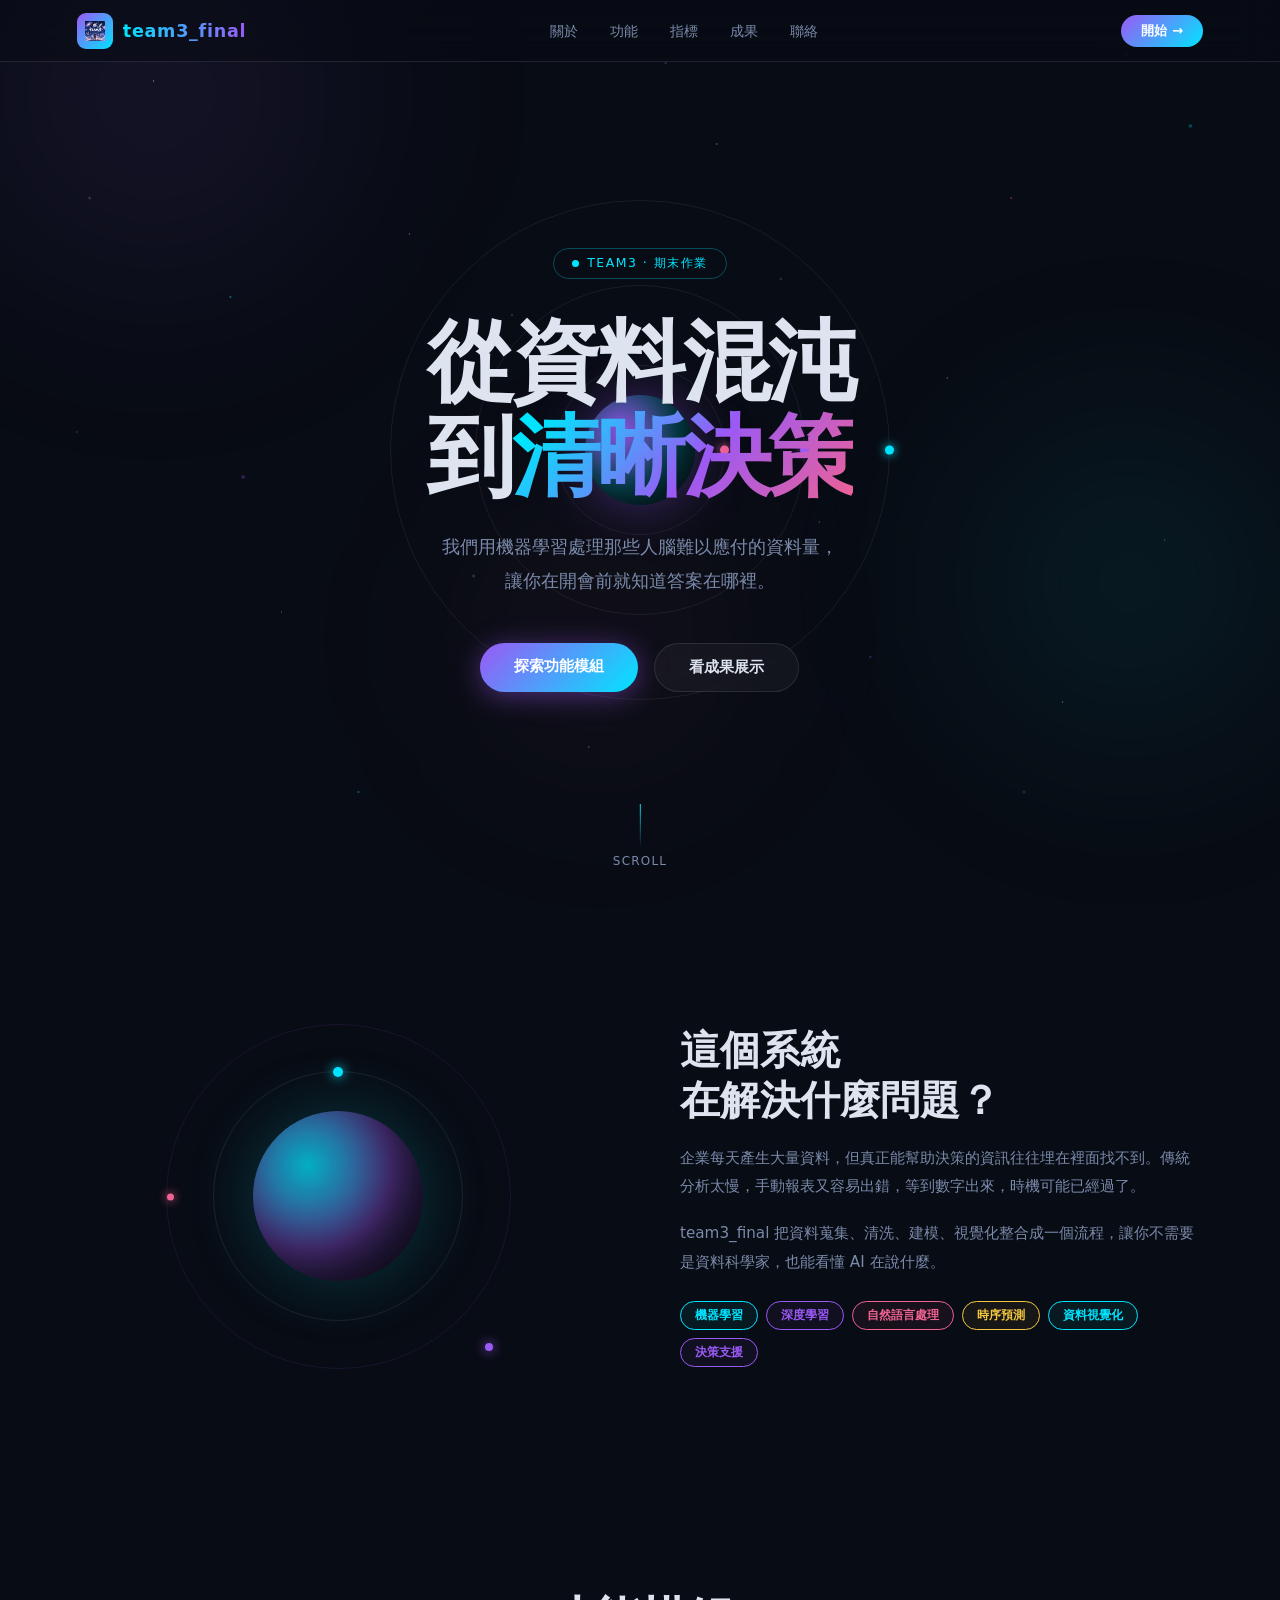
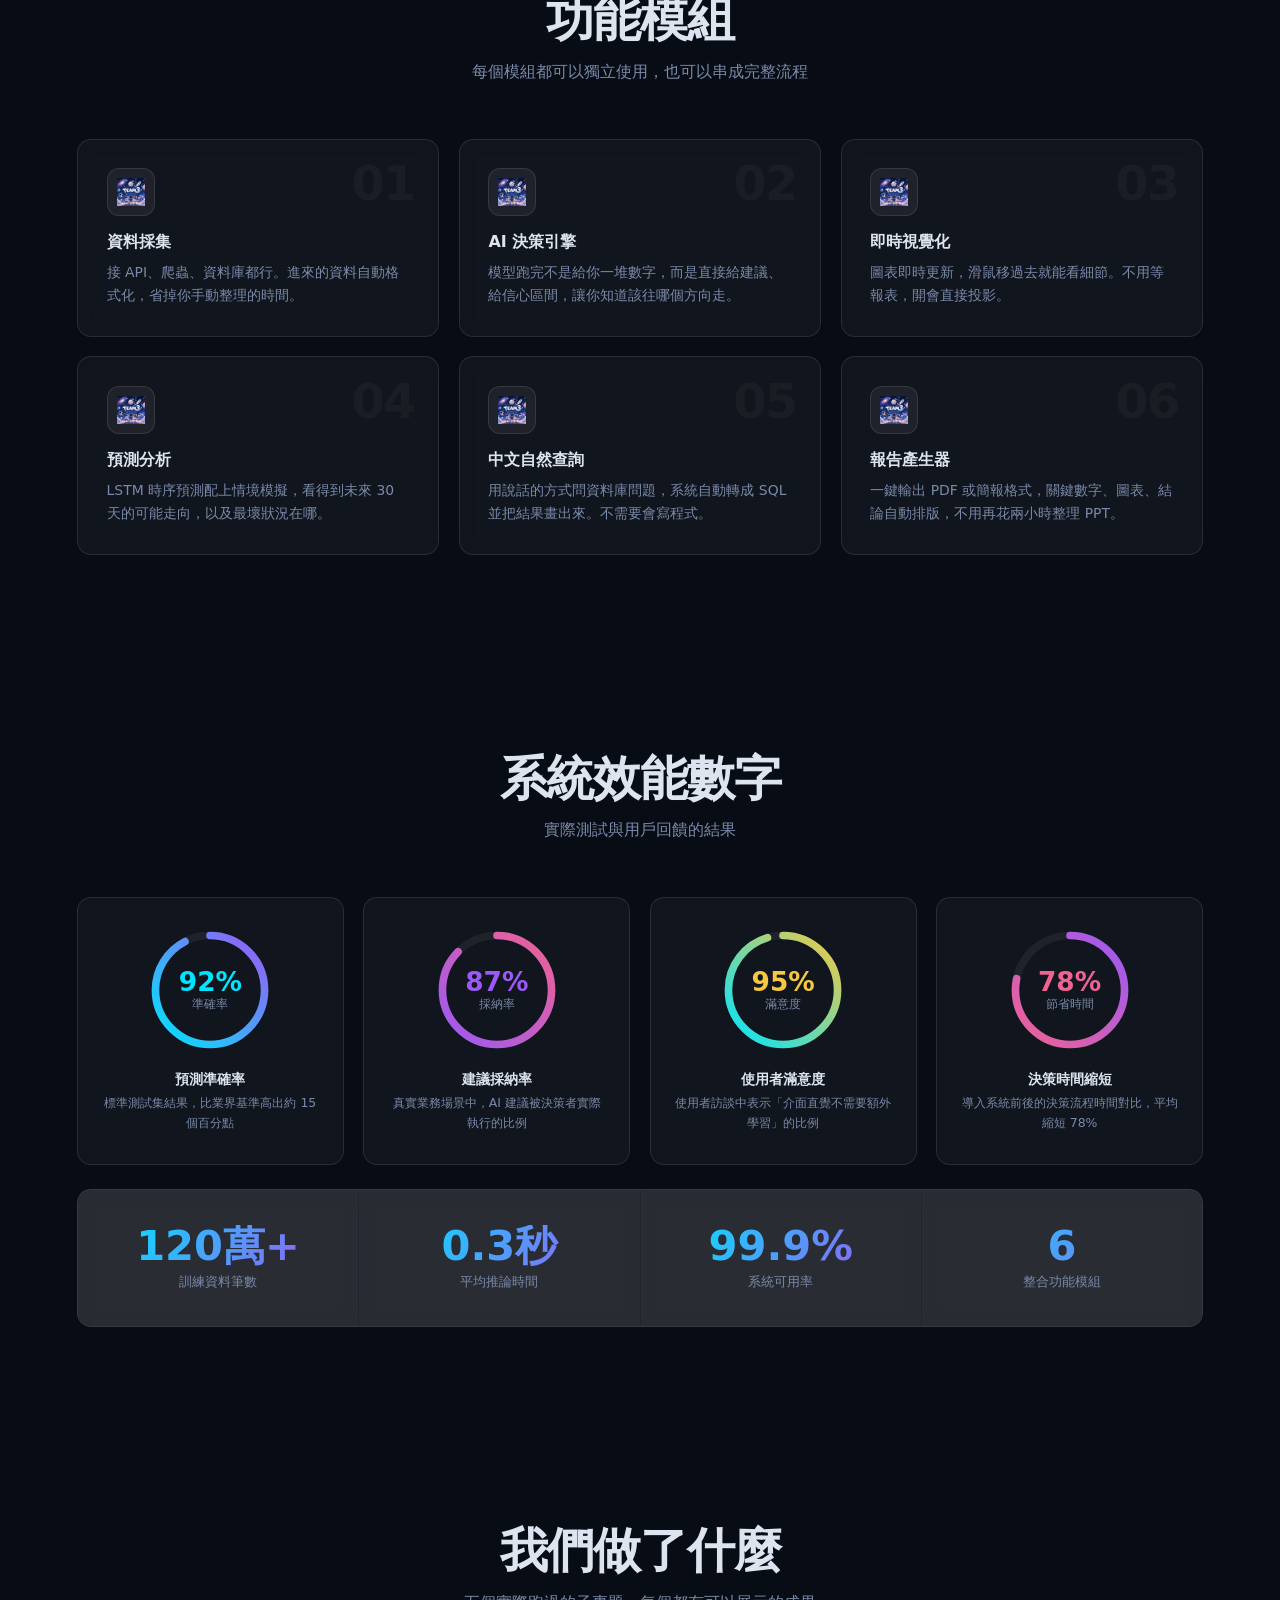
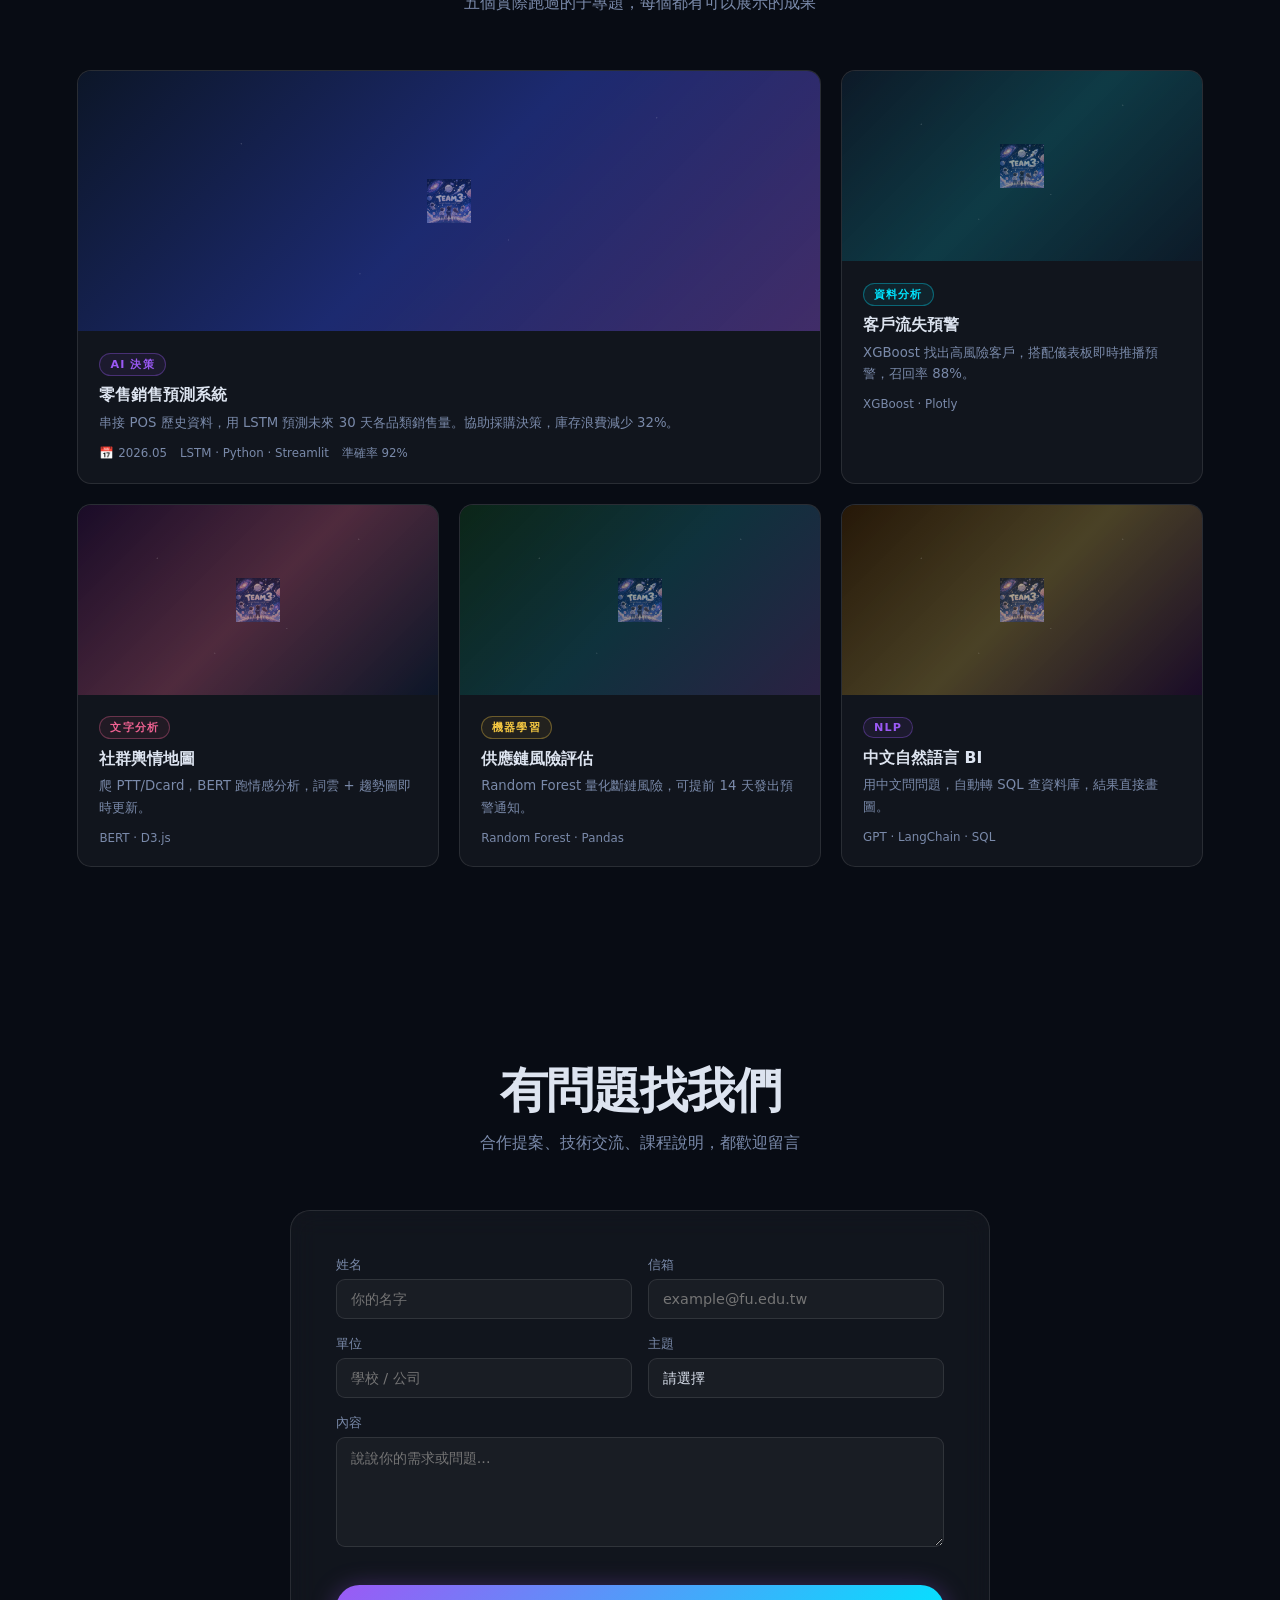
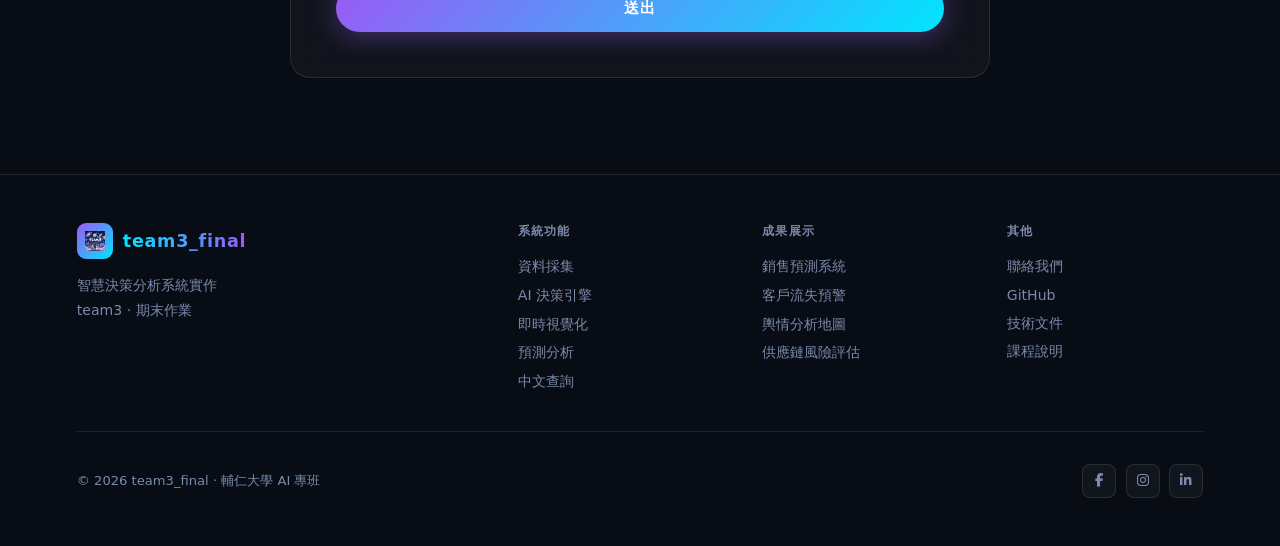
<file: index.html>
<!doctype html>
<html lang="zh-TW">
  <head>
    <meta charset="UTF-8" />
    <meta name="viewport" content="width=device-width, initial-scale=1.0" />
    <title>team3_final — 智慧決策分析系統</title>
    <link rel="stylesheet" href="style.css" />
    <link
      rel="stylesheet"
      href="https://cdnjs.cloudflare.com/ajax/libs/font-awesome/6.5.0/css/all.min.css"
    />
  </head>
  <body>
    <div id="stars-wrap" aria-hidden="true">
      <div class="star-layer"></div>
      <div class="star-layer"></div>
      <div class="star-layer"></div>
    </div>
    <div class="nebula nebula-a" aria-hidden="true"></div>
    <div class="nebula nebula-b" aria-hidden="true"></div>
    <div class="nebula nebula-c" aria-hidden="true"></div>

    <svg width="0" height="0" style="position: absolute; pointer-events: none">
      <defs>
        <linearGradient id="g1" x1="0%" y1="0%" x2="100%" y2="100%">
          <stop offset="0%" stop-color="#00e5ff" />
          <stop offset="100%" stop-color="#9b59f5" />
        </linearGradient>
        <linearGradient id="g2" x1="0%" y1="0%" x2="100%" y2="100%">
          <stop offset="0%" stop-color="#9b59f5" />
          <stop offset="100%" stop-color="#f06292" />
        </linearGradient>
        <linearGradient id="g3" x1="0%" y1="0%" x2="100%" y2="100%">
          <stop offset="0%" stop-color="#00e5ff" />
          <stop offset="100%" stop-color="#f5c842" />
        </linearGradient>
        <linearGradient id="g4" x1="0%" y1="0%" x2="100%" y2="100%">
          <stop offset="0%" stop-color="#f06292" />
          <stop offset="100%" stop-color="#9b59f5" />
        </linearGradient>
      </defs>
    </svg>

    <!--導航列 -->
    <nav id="nav">
      <a href="#hero" class="logo">
        <div class="logo-mark">
          <img
            src="images/team3.png"
            style="width: 20px; height: 20px; object-fit: contain"
          />
        </div>
        <span class="logo-name">team3_final</span>
      </a>
      <ul class="nav-links">
        <li><a href="#about">關於</a></li>
        <li><a href="#features">功能</a></li>
        <li><a href="#stats">指標</a></li>
        <li><a href="#showcase">成果</a></li>
        <li><a href="#contact">聯絡</a></li>
      </ul>
      <a href="#contact" class="nav-btn">開始 →</a>
    </nav>

    <!-- Hero 主視覺 -->
    <section id="hero">
      <div class="orbit-wrap" aria-hidden="true">
        <div class="orbit"></div>
        <div class="orbit"></div>
        <div class="orbit"></div>
        <div class="core-planet"></div>
      </div>
      <div class="hero-inner">
        <div class="hero-eyebrow">
          <span class="eyebrow-dot"></span>
          team3 · 期末作業
        </div>
        <h1 class="hero-h1">從資料混沌<br />到<em>清晰決策</em></h1>
        <p class="hero-p">
          我們用機器學習處理那些人腦難以應付的資料量，<br />
          讓你在開會前就知道答案在哪裡。
        </p>
        <div class="hero-actions">
          <a href="#features" class="btn-fill">探索功能模組</a>
          <a href="#showcase" class="btn-ghost">看成果展示</a>
        </div>
      </div>
      <div class="scroll-hint" aria-hidden="true">
        <div class="scroll-line"></div>
        <span>scroll</span>
      </div>
    </section>

    <!-- 關於系統 -->
    <section id="about">
      <div class="wrap">
        <div class="about-layout">
          <div class="about-visual" aria-hidden="true">
            <div class="ring-b">
              <div class="ring-dot rd-2"></div>
              <div class="ring-dot rd-3"></div>
            </div>
            <div class="ring-a">
              <div class="ring-dot rd-1"></div>
            </div>
            <div class="planet-lg"></div>
          </div>
          <div class="about-text">
            <h2>這個系統<br />在解決什麼問題？</h2>
            <p>
              企業每天產生大量資料，但真正能幫助決策的資訊往往埋在裡面找不到。傳統分析太慢，手動報表又容易出錯，等到數字出來，時機可能已經過了。
            </p>
            <p>
              team3_final
              把資料蒐集、清洗、建模、視覺化整合成一個流程，讓你不需要是資料科學家，也能看懂
              AI 在說什麼。
            </p>
            <div class="chips">
              <span class="chip chip-c">機器學習</span>
              <span class="chip chip-p">深度學習</span>
              <span class="chip chip-k">自然語言處理</span>
              <span class="chip chip-g">時序預測</span>
              <span class="chip chip-c">資料視覺化</span>
              <span class="chip chip-p">決策支援</span>
            </div>
          </div>
        </div>
      </div>
    </section>

    <!-- 核心功能 -->
    <section id="features">
      <div class="wrap">
        <h2 class="sec-heading">功能模組</h2>
        <p class="sec-sub">每個模組都可以獨立使用，也可以串成完整流程</p>
        <div class="feat-grid">
          <div class="feat-card fade-up">
            <span class="feat-n">01</span>
            <div class="feat-icon">
              <img
                src="images/team3.png"
                style="width: 28px; height: 28px; object-fit: contain"
              />
            </div>
            <h3>資料採集</h3>
            <p>
              接
              API、爬蟲、資料庫都行。進來的資料自動格式化，省掉你手動整理的時間。
            </p>
          </div>
          <div class="feat-card fade-up">
            <span class="feat-n">02</span>
            <div class="feat-icon">
              <img
                src="images/team3.png"
                style="width: 28px; height: 28px; object-fit: contain"
              />
            </div>
            <h3>AI 決策引擎</h3>
            <p>
              模型跑完不是給你一堆數字，而是直接給建議、給信心區間，讓你知道該往哪個方向走。
            </p>
          </div>
          <div class="feat-card fade-up">
            <span class="feat-n">03</span>
            <div class="feat-icon">
              <img
                src="images/team3.png"
                style="width: 28px; height: 28px; object-fit: contain"
              />
            </div>
            <h3>即時視覺化</h3>
            <p>
              圖表即時更新，滑鼠移過去就能看細節。不用等報表，開會直接投影。
            </p>
          </div>
          <div class="feat-card fade-up">
            <span class="feat-n">04</span>
            <div class="feat-icon">
              <img
                src="images/team3.png"
                style="width: 28px; height: 28px; object-fit: contain"
              />
            </div>
            <h3>預測分析</h3>
            <p>
              LSTM 時序預測配上情境模擬，看得到未來 30
              天的可能走向，以及最壞狀況在哪。
            </p>
          </div>
          <div class="feat-card fade-up">
            <span class="feat-n">05</span>
            <div class="feat-icon">
              <img
                src="images/team3.png"
                style="width: 28px; height: 28px; object-fit: contain"
              />
            </div>
            <h3>中文自然查詢</h3>
            <p>
              用說話的方式問資料庫問題，系統自動轉成 SQL
              並把結果畫出來。不需要會寫程式。
            </p>
          </div>
          <div class="feat-card fade-up">
            <span class="feat-n">06</span>
            <div class="feat-icon">
              <img
                src="images/team3.png"
                style="width: 28px; height: 28px; object-fit: contain"
              />
            </div>
            <h3>報告產生器</h3>
            <p>
              一鍵輸出 PDF
              或簡報格式，關鍵數字、圖表、結論自動排版，不用再花兩小時整理 PPT。
            </p>
          </div>
        </div>
      </div>
    </section>

    <!-- 數據統計 -->
    <section id="stats">
      <div class="wrap">
        <h2 class="sec-heading">系統效能數字</h2>
        <p class="sec-sub">實際測試與用戶回饋的結果</p>
        <div class="circle-grid">
          <div class="c-card fade-up">
            <div class="c-ring">
              <svg viewBox="0 0 110 110">
                <circle class="cr-bg" cx="55" cy="55" r="50" />
                <circle class="cr-fill cr-fill-1" cx="55" cy="55" r="50" />
              </svg>
              <div class="c-label">
                <span class="c-num" style="color: var(--cyan)">92%</span>
                <span class="c-unit">準確率</span>
              </div>
            </div>
            <div class="c-title">預測準確率</div>
            <div class="c-desc">
              標準測試集結果，比業界基準高出約 15 個百分點
            </div>
          </div>
          <div class="c-card fade-up">
            <div class="c-ring">
              <svg viewBox="0 0 110 110">
                <circle class="cr-bg" cx="55" cy="55" r="50" />
                <circle class="cr-fill cr-fill-2" cx="55" cy="55" r="50" />
              </svg>
              <div class="c-label">
                <span class="c-num" style="color: var(--purple)">87%</span>
                <span class="c-unit">採納率</span>
              </div>
            </div>
            <div class="c-title">建議採納率</div>
            <div class="c-desc">
              真實業務場景中，AI 建議被決策者實際執行的比例
            </div>
          </div>
          <div class="c-card fade-up">
            <div class="c-ring">
              <svg viewBox="0 0 110 110">
                <circle class="cr-bg" cx="55" cy="55" r="50" />
                <circle class="cr-fill cr-fill-3" cx="55" cy="55" r="50" />
              </svg>
              <div class="c-label">
                <span class="c-num" style="color: var(--gold)">95%</span>
                <span class="c-unit">滿意度</span>
              </div>
            </div>
            <div class="c-title">使用者滿意度</div>
            <div class="c-desc">
              使用者訪談中表示「介面直覺不需要額外學習」的比例
            </div>
          </div>
          <div class="c-card fade-up">
            <div class="c-ring">
              <svg viewBox="0 0 110 110">
                <circle class="cr-bg" cx="55" cy="55" r="50" />
                <circle class="cr-fill cr-fill-4" cx="55" cy="55" r="50" />
              </svg>
              <div class="c-label">
                <span class="c-num" style="color: var(--pink)">78%</span>
                <span class="c-unit">節省時間</span>
              </div>
            </div>
            <div class="c-title">決策時間縮短</div>
            <div class="c-desc">
              導入系統前後的決策流程時間對比，平均縮短 78%
            </div>
          </div>
        </div>
        <div class="big-row">
          <div class="big-item fade-up">
            <div class="big-num">120萬+</div>
            <div class="big-label">訓練資料筆數</div>
          </div>
          <div class="big-item fade-up">
            <div class="big-num">0.3秒</div>
            <div class="big-label">平均推論時間</div>
          </div>
          <div class="big-item fade-up">
            <div class="big-num">99.9%</div>
            <div class="big-label">系統可用率</div>
          </div>
          <div class="big-item fade-up">
            <div class="big-num">6</div>
            <div class="big-label">整合功能模組</div>
          </div>
        </div>
      </div>
    </section>

    <!--成果展示 -->
    <section id="showcase">
      <div class="wrap">
        <h2 class="sec-heading">我們做了什麼</h2>
        <p class="sec-sub">五個實際跑過的子專題，每個都有可以展示的成果</p>
        <div class="show-grid">
          <div class="show-card wide fade-up">
            <div class="show-thumb">
              <div class="show-bg sbg-1"></div>
              <div class="show-thumb-dots"></div>
              <div class="show-icon">
                <img
                  src="images/team3.png"
                  style="width: 44px; height: 44px; object-fit: contain"
                />
              </div>
            </div>
            <div class="show-body">
              <span class="show-tag st-ai">AI 決策</span>
              <h3>零售銷售預測系統</h3>
              <p>
                串接 POS 歷史資料，用 LSTM 預測未來 30
                天各品類銷售量。協助採購決策，庫存浪費減少 32%。
              </p>
              <div class="show-meta">
                <span>📅 2026.05</span><span>LSTM · Python · Streamlit</span
                ><span>準確率 92%</span>
              </div>
            </div>
          </div>
          <div class="show-card fade-up">
            <div class="show-thumb">
              <div class="show-bg sbg-2"></div>
              <div class="show-thumb-dots"></div>
              <div class="show-icon">
                <img
                  src="images/team3.png"
                  style="width: 44px; height: 44px; object-fit: contain"
                />
              </div>
            </div>
            <div class="show-body">
              <span class="show-tag st-data">資料分析</span>
              <h3>客戶流失預警</h3>
              <p>
                XGBoost 找出高風險客戶，搭配儀表板即時推播預警，召回率 88%。
              </p>
              <div class="show-meta"><span>XGBoost · Plotly</span></div>
            </div>
          </div>
          <div class="show-card fade-up">
            <div class="show-thumb">
              <div class="show-bg sbg-3"></div>
              <div class="show-thumb-dots"></div>
              <div class="show-icon">
                <img
                  src="images/team3.png"
                  style="width: 44px; height: 44px; object-fit: contain"
                />
              </div>
            </div>
            <div class="show-body">
              <span class="show-tag st-viz">文字分析</span>
              <h3>社群輿情地圖</h3>
              <p>爬 PTT/Dcard，BERT 跑情感分析，詞雲 + 趨勢圖即時更新。</p>
              <div class="show-meta"><span>BERT · D3.js</span></div>
            </div>
          </div>
          <div class="show-card fade-up">
            <div class="show-thumb">
              <div class="show-bg sbg-4"></div>
              <div class="show-thumb-dots"></div>
              <div class="show-icon">
                <img
                  src="images/team3.png"
                  style="width: 44px; height: 44px; object-fit: contain"
                />
              </div>
            </div>
            <div class="show-body">
              <span class="show-tag st-ml">機器學習</span>
              <h3>供應鏈風險評估</h3>
              <p>Random Forest 量化斷鏈風險，可提前 14 天發出預警通知。</p>
              <div class="show-meta"><span>Random Forest · Pandas</span></div>
            </div>
          </div>
          <div class="show-card fade-up">
            <div class="show-thumb">
              <div class="show-bg sbg-5"></div>
              <div class="show-thumb-dots"></div>
              <div class="show-icon">
                <img
                  src="images/team3.png"
                  style="width: 44px; height: 44px; object-fit: contain"
                />
              </div>
            </div>
            <div class="show-body">
              <span class="show-tag st-ai">NLP</span>
              <h3>中文自然語言 BI</h3>
              <p>用中文問問題，自動轉 SQL 查資料庫，結果直接畫圖。</p>
              <div class="show-meta"><span>GPT · LangChain · SQL</span></div>
            </div>
          </div>
        </div>
      </div>
    </section>

    <!-- 聯絡 / 頁尾 -->
    <section id="contact">
      <div class="wrap">
        <div class="contact-inner">
          <h2 class="sec-heading">有問題找我們</h2>
          <p class="sec-sub">合作提案、技術交流、課程說明，都歡迎留言</p>
          <form class="contact-form">
            <div class="form-row">
              <div class="f-group">
                <label for="name">姓名</label
                ><input type="text" id="name" placeholder="你的名字" required />
              </div>
              <div class="f-group">
                <label for="email">信箱</label
                ><input
                  type="email"
                  id="email"
                  placeholder="example@fu.edu.tw"
                  required
                />
              </div>
              <div class="f-group">
                <label for="unit">單位</label
                ><input type="text" id="unit" placeholder="學校 / 公司" />
              </div>
              <div class="f-group">
                <label for="topic">主題</label>
                <select id="topic">
                  <option value="">請選擇</option>
                  <option>功能詢問</option>
                  <option>合作提案</option>
                  <option>技術交流</option>
                  <option>課程相關</option>
                  <option>其他</option>
                </select>
              </div>
              <div class="f-group span2">
                <label for="msg">內容</label
                ><textarea
                  id="msg"
                  placeholder="說說你的需求或問題..."
                  required
                ></textarea>
              </div>
            </div>
            <button type="submit" class="form-btn">送出</button>
          </form>
        </div>
      </div>
    </section>

    <footer>
      <div class="footer-top">
        <div class="ft-brand">
          <a href="#hero" class="logo" style="text-decoration: none">
            <div class="logo-mark" style="animation: none">
              <img
                src="images/team3.png"
                style="width: 20px; height: 20px; object-fit: contain"
              />
            </div>
            <span class="logo-name">team3_final</span>
          </a>
          <p>智慧決策分析系統實作<br />team3 · 期末作業</p>
        </div>
        <div class="ft-col">
          <h4>系統功能</h4>
          <ul>
            <li><a href="#features">資料採集</a></li>
            <li><a href="#features">AI 決策引擎</a></li>
            <li><a href="#features">即時視覺化</a></li>
            <li><a href="#features">預測分析</a></li>
            <li><a href="#features">中文查詢</a></li>
          </ul>
        </div>
        <div class="ft-col">
          <h4>成果展示</h4>
          <ul>
            <li><a href="#showcase">銷售預測系統</a></li>
            <li><a href="#showcase">客戶流失預警</a></li>
            <li><a href="#showcase">輿情分析地圖</a></li>
            <li><a href="#showcase">供應鏈風險評估</a></li>
          </ul>
        </div>
        <div class="ft-col">
          <h4>其他</h4>
          <ul>
            <li><a href="#contact">聯絡我們</a></li>
            <li><a href="#">GitHub</a></li>
            <li><a href="#">技術文件</a></li>
            <li><a href="#">課程說明</a></li>
          </ul>
        </div>
      </div>
      <div class="footer-bot">
        <span>© 2026 team3_final · 輔仁大學 AI 專班</span>
        <div class="ft-socials">
          <a class="ft-social" href="#"
            ><i class="fa-brands fa-facebook-f"></i
          ></a>
          <a class="ft-social" href="#"
            ><i class="fa-brands fa-instagram"></i
          ></a>
          <a class="ft-social" href="#"
            ><i class="fa-brands fa-linkedin-in"></i
          ></a>
        </div>
      </div>
    </footer>

    <script src="main.js"></script>
  </body>
</html>
</file>
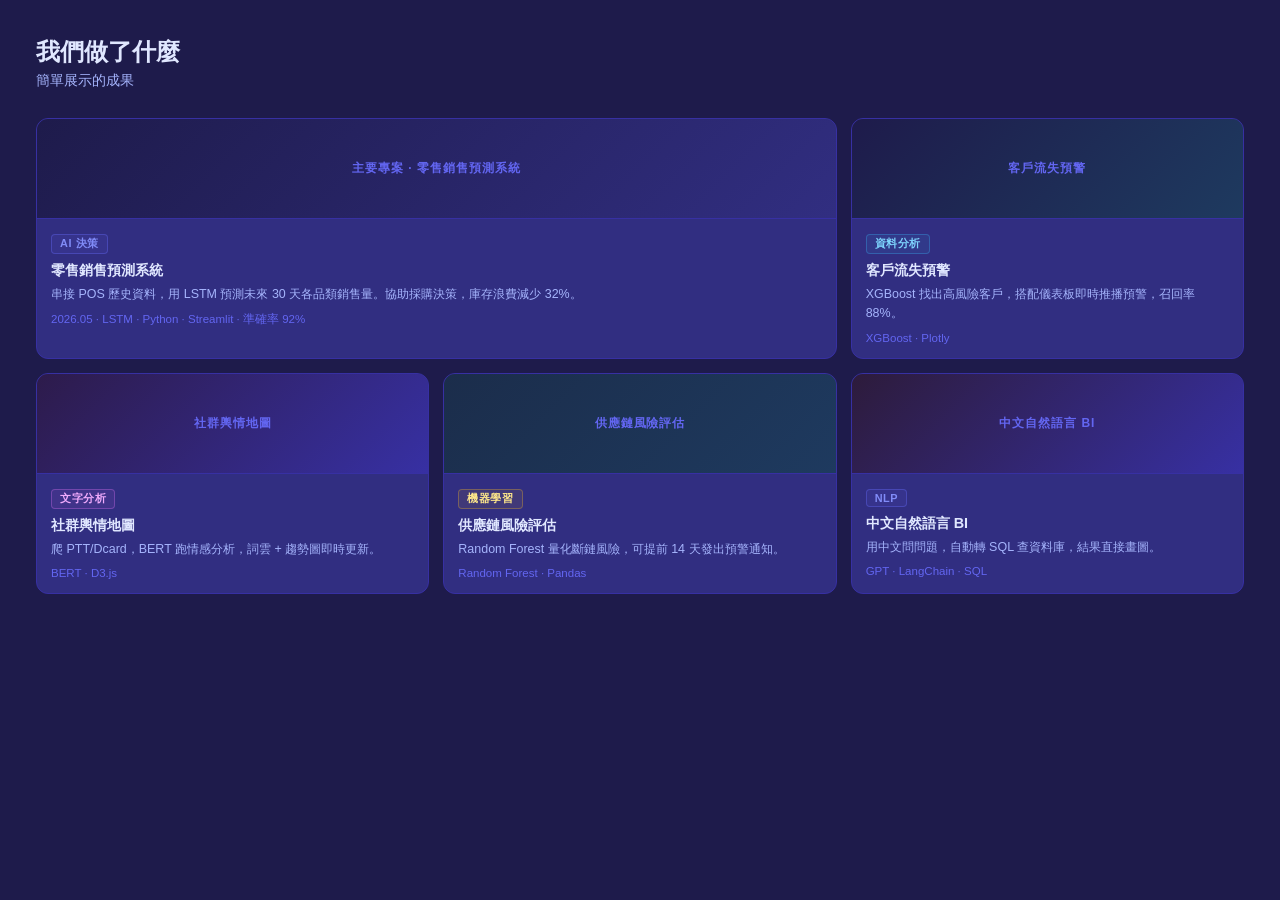
<file: 514230046/section6-showcase.html>
<!doctype html>
<html lang="zh-TW">
  <head>
    <meta charset="UTF-8" />
    <meta name="viewport" content="width=device-width, initial-scale=1.0" />
    <title>Section 6 — 成果展示</title>
    <style>
      * {
        box-sizing: border-box;
        margin: 0;
        padding: 0;
      }
      body {
        font-family: "Segoe UI", sans-serif;
        background: #1e1b4b;
        color: #e0e7ff;
        min-height: 100vh;
        padding: 36px;
      }

      .hd {
        margin-bottom: 28px;
      }
      .hd h1 {
        font-size: 1.5rem;
        font-weight: 800;
      }
      .hd p {
        font-size: 0.85rem;
        color: #a5b4fc;
        margin-top: 4px;
      }

      .grid {
        display: grid;
        grid-template-columns: repeat(3, 1fr);
        gap: 14px;
        margin-bottom: 24px;
      }
      .card {
        background: #312e81;
        border: 1px solid #3730a3;
        border-radius: 12px;
        overflow: hidden;
      }
      .card.main {
        grid-column: span 2;
      }
      .thumb {
        height: 100px;
        display: flex;
        align-items: center;
        justify-content: center;
        font-size: 0.75rem;
        letter-spacing: 0.08em;
        text-transform: uppercase;
        color: #6366f1;
        border-bottom: 1px solid #3730a3;
        font-weight: 700;
      }
      .t1 {
        background: linear-gradient(135deg, #1e1b4b, #312e81);
      }
      .t2 {
        background: linear-gradient(135deg, #1e1b4b, #1e3a5f);
      }
      .t3 {
        background: linear-gradient(135deg, #2d1b4b, #3730a3);
      }
      .t4 {
        background: linear-gradient(135deg, #1b2d4b, #1e3a5f);
      }
      .t5 {
        background: linear-gradient(135deg, #2d1b3b, #3730a3);
      }
      .body {
        padding: 14px;
      }
      .tag {
        display: inline-block;
        font-size: 0.68rem;
        padding: 2px 8px;
        border-radius: 4px;
        font-weight: 600;
        letter-spacing: 0.05em;
        margin-bottom: 7px;
        border: 1px solid;
      }
      .t-ai {
        color: #818cf8;
        border-color: rgba(99, 102, 241, 0.4);
        background: rgba(99, 102, 241, 0.1);
      }
      .t-data {
        color: #7dd3fc;
        border-color: rgba(56, 189, 248, 0.3);
        background: rgba(56, 189, 248, 0.08);
      }
      .t-viz {
        color: #f0abfc;
        border-color: rgba(232, 121, 249, 0.3);
        background: rgba(232, 121, 249, 0.08);
      }
      .t-ml {
        color: #fde68a;
        border-color: rgba(251, 191, 36, 0.3);
        background: rgba(251, 191, 36, 0.08);
      }
      .body h3 {
        font-size: 0.9rem;
        font-weight: 700;
        color: #e0e7ff;
        margin-bottom: 5px;
      }
      .body p {
        font-size: 0.78rem;
        color: #a5b4fc;
        line-height: 1.55;
      }
      .meta {
        margin-top: 8px;
        font-size: 0.72rem;
        color: #6366f1;
      }

    </style>
  </head>
  <body>
    <div class="hd">
      <h1>我們做了什麼</h1>
      <p>簡單展示的成果</p>
    </div>

    <div class="grid">
      <div class="card main">
        <div class="thumb t1">主要專案 · 零售銷售預測系統</div>
        <div class="body">
          <span class="tag t-ai">AI 決策</span>
          <h3>零售銷售預測系統</h3>
          <p>
            串接 POS 歷史資料，用 LSTM 預測未來 30
            天各品類銷售量。協助採購決策，庫存浪費減少 32%。
          </p>
          <div class="meta">
            2026.05 · LSTM · Python · Streamlit · 準確率 92%
          </div>
        </div>
      </div>
      <div class="card">
        <div class="thumb t2">客戶流失預警</div>
        <div class="body">
          <span class="tag t-data">資料分析</span>
          <h3>客戶流失預警</h3>
          <p>XGBoost 找出高風險客戶，搭配儀表板即時推播預警，召回率 88%。</p>
          <div class="meta">XGBoost · Plotly</div>
        </div>
      </div>
      <div class="card">
        <div class="thumb t3">社群輿情地圖</div>
        <div class="body">
          <span class="tag t-viz">文字分析</span>
          <h3>社群輿情地圖</h3>
          <p>爬 PTT/Dcard，BERT 跑情感分析，詞雲 + 趨勢圖即時更新。</p>
          <div class="meta">BERT · D3.js</div>
        </div>
      </div>
      <div class="card">
        <div class="thumb t4">供應鏈風險評估</div>
        <div class="body">
          <span class="tag t-ml">機器學習</span>
          <h3>供應鏈風險評估</h3>
          <p>Random Forest 量化斷鏈風險，可提前 14 天發出預警通知。</p>
          <div class="meta">Random Forest · Pandas</div>
        </div>
      </div>
      <div class="card">
        <div class="thumb t5">中文自然語言 BI</div>
        <div class="body">
          <span class="tag t-ai">NLP</span>
          <h3>中文自然語言 BI</h3>
          <p>用中文問問題，自動轉 SQL 查資料庫，結果直接畫圖。</p>
          <div class="meta">GPT · LangChain · SQL</div>
        </div>
      </div>
    </div>
  </body>
</html>
</file>
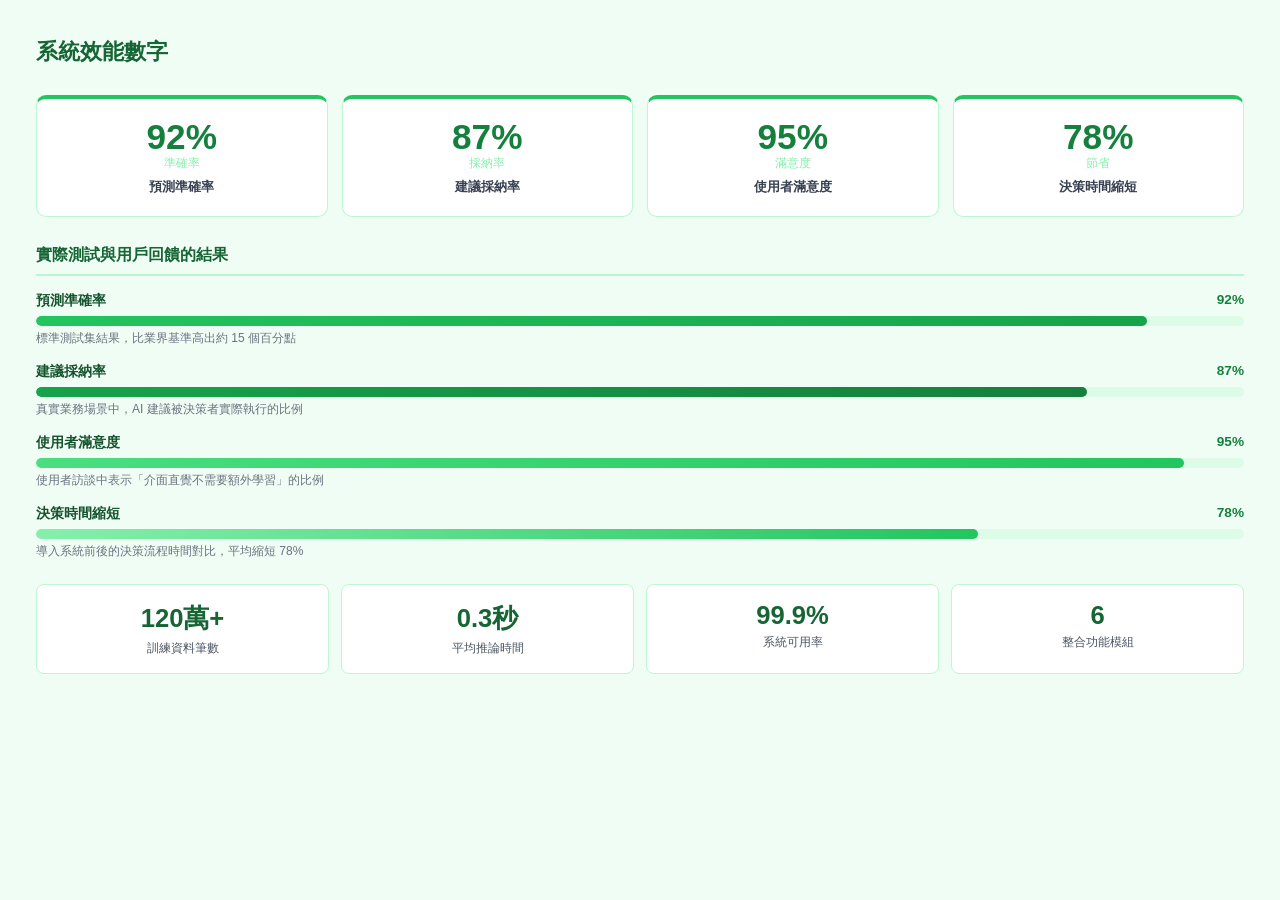
<file: 514230084/section5-stats.html>
<!doctype html>
<html lang="zh-TW">
  <head>
    <meta charset="UTF-8" />
    <meta name="viewport" content="width=device-width, initial-scale=1.0" />
    <title>Section 5 — 數據統計</title>
    <style>
      * {
        box-sizing: border-box;
        margin: 0;
        padding: 0;
      }
      body {
        font-family: "Segoe UI", sans-serif;
        background: #f0fdf4;
        color: #14532d;
        min-height: 100vh;
        padding: 36px;
      }

      .top {
        display: flex;
        justify-content: space-between;
        align-items: baseline;
        margin-bottom: 28px;
      }
      .top h1 {
        font-size: 1.4rem;
        font-weight: 800;
        color: #166534;
      }
      .kpi-row {
        display: grid;
        grid-template-columns: repeat(4, 1fr);
        gap: 14px;
        margin-bottom: 28px;
      }
      .kpi {
        background: #fff;
        border: 1px solid #bbf7d0;
        border-top: 4px solid #22c55e;
        border-radius: 10px;
        padding: 20px 16px;
        text-align: center;
      }
      .kpi .val {
        font-size: 2.2rem;
        font-weight: 900;
        color: #15803d;
        line-height: 1;
      }
      .kpi .unit {
        font-size: 0.72rem;
        color: #86efac;
        margin-top: 2px;
      }
      .kpi .lbl {
        font-size: 0.8rem;
        font-weight: 600;
        color: #374151;
        margin-top: 8px;
      }

      .bars h2 {
        font-size: 1rem;
        font-weight: 700;
        color: #166534;
        margin-bottom: 16px;
        padding-bottom: 8px;
        border-bottom: 2px solid #bbf7d0;
      }
      .bar-list {
        display: flex;
        flex-direction: column;
        gap: 16px;
        margin-bottom: 24px;
      }
      .bar-meta {
        display: flex;
        justify-content: space-between;
        margin-bottom: 6px;
        font-size: 0.85rem;
      }
      .bar-name {
        font-weight: 600;
      }
      .bar-pct {
        font-weight: 700;
        color: #15803d;
      }
      .bar-track {
        height: 10px;
        background: #dcfce7;
        border-radius: 999px;
        overflow: hidden;
      }
      .bar-fill {
        height: 100%;
        border-radius: 999px;
        background: linear-gradient(90deg, #22c55e, #16a34a);
      }
      .bar-note {
        font-size: 0.75rem;
        color: #6b7280;
        margin-top: 4px;
      }

      .big-row {
        display: grid;
        grid-template-columns: repeat(4, 1fr);
        gap: 12px;
        margin-bottom: 24px;
      }
      .big-card {
        background: #fff;
        border: 1px solid #bbf7d0;
        border-radius: 8px;
        padding: 16px;
        text-align: center;
      }
      .big-card .n {
        font-size: 1.6rem;
        font-weight: 900;
        color: #166534;
      }
      .big-card .d {
        font-size: 0.75rem;
        color: #4b5563;
        margin-top: 4px;
      }

    </style>
  </head>
  <body>
    <div class="top">
      <h1>系統效能數字</h1>
    </div>

    <div class="kpi-row">
      <div class="kpi">
        <div class="val">92%</div>
        <div class="unit">準確率</div>
        <div class="lbl">預測準確率</div>
      </div>
      <div class="kpi">
        <div class="val">87%</div>
        <div class="unit">採納率</div>
        <div class="lbl">建議採納率</div>
      </div>
      <div class="kpi">
        <div class="val">95%</div>
        <div class="unit">滿意度</div>
        <div class="lbl">使用者滿意度</div>
      </div>
      <div class="kpi">
        <div class="val">78%</div>
        <div class="unit">節省</div>
        <div class="lbl">決策時間縮短</div>
      </div>
    </div>

    <div class="bars">
      <h2>實際測試與用戶回饋的結果</h2>
      <div class="bar-list">
        <div>
          <div class="bar-meta">
            <span class="bar-name">預測準確率</span
            ><span class="bar-pct">92%</span>
          </div>
          <div class="bar-track">
            <div class="bar-fill" style="width: 92%"></div>
          </div>
          <div class="bar-note">
            標準測試集結果，比業界基準高出約 15 個百分點
          </div>
        </div>
        <div>
          <div class="bar-meta">
            <span class="bar-name">建議採納率</span
            ><span class="bar-pct">87%</span>
          </div>
          <div class="bar-track">
            <div
              class="bar-fill"
              style="
                width: 87%;
                background: linear-gradient(90deg, #16a34a, #15803d);
              "
            ></div>
          </div>
          <div class="bar-note">
            真實業務場景中，AI 建議被決策者實際執行的比例
          </div>
        </div>
        <div>
          <div class="bar-meta">
            <span class="bar-name">使用者滿意度</span
            ><span class="bar-pct">95%</span>
          </div>
          <div class="bar-track">
            <div
              class="bar-fill"
              style="
                width: 95%;
                background: linear-gradient(90deg, #4ade80, #22c55e);
              "
            ></div>
          </div>
          <div class="bar-note">
            使用者訪談中表示「介面直覺不需要額外學習」的比例
          </div>
        </div>
        <div>
          <div class="bar-meta">
            <span class="bar-name">決策時間縮短</span
            ><span class="bar-pct">78%</span>
          </div>
          <div class="bar-track">
            <div
              class="bar-fill"
              style="
                width: 78%;
                background: linear-gradient(90deg, #86efac, #22c55e);
              "
            ></div>
          </div>
          <div class="bar-note">
            導入系統前後的決策流程時間對比，平均縮短 78%
          </div>
        </div>
      </div>
    </div>

    <div class="big-row">
      <div class="big-card">
        <div class="n">120萬+</div>
        <div class="d">訓練資料筆數</div>
      </div>
      <div class="big-card">
        <div class="n">0.3秒</div>
        <div class="d">平均推論時間</div>
      </div>
      <div class="big-card">
        <div class="n">99.9%</div>
        <div class="d">系統可用率</div>
      </div>
      <div class="big-card">
        <div class="n">6</div>
        <div class="d">整合功能模組</div>
      </div>
    </div>
  </body>
</html>
</file>
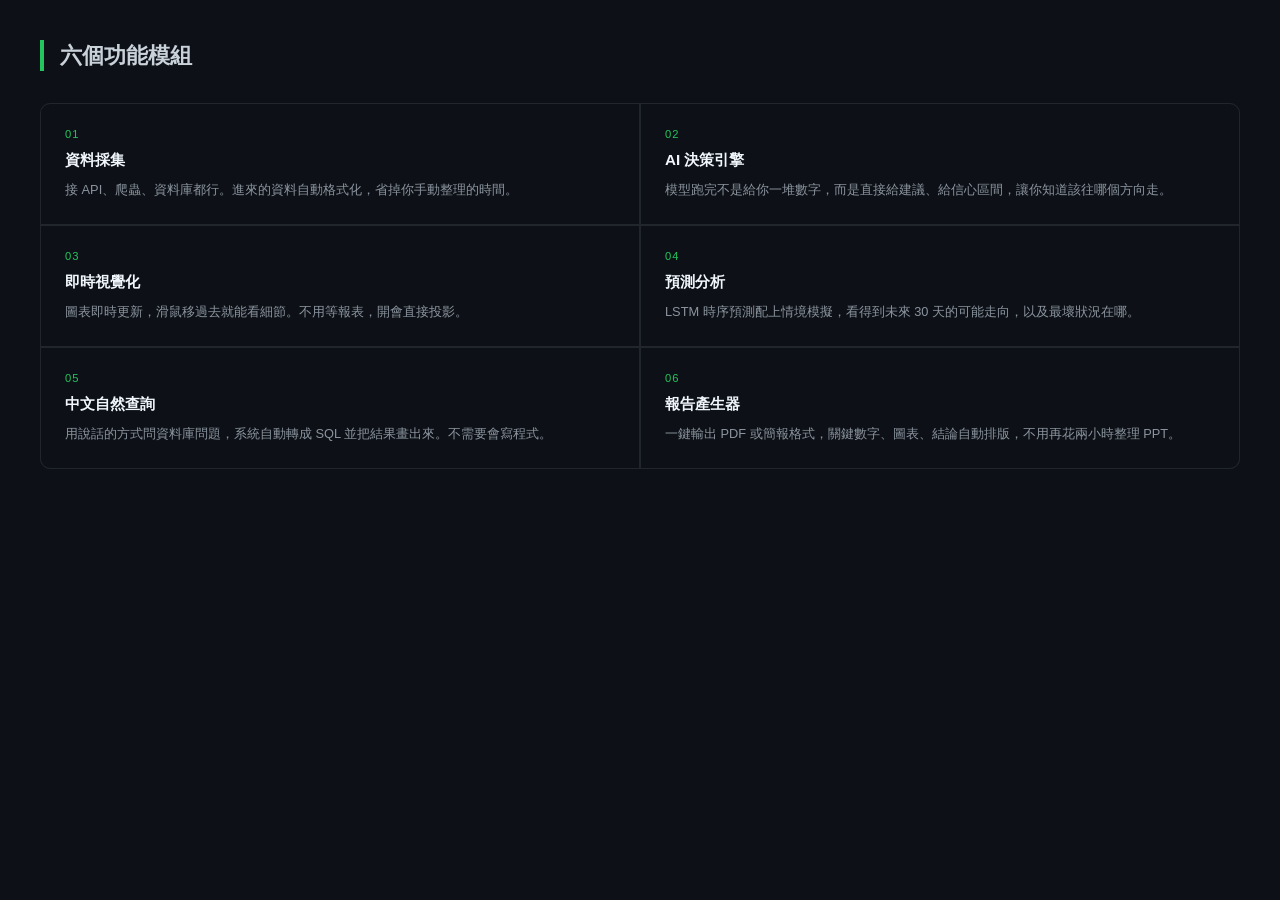
<file: 514230175/section4-features.html>
<!doctype html>
<html lang="zh-TW">
  <head>
    <meta charset="UTF-8" />
    <meta name="viewport" content="width=device-width, initial-scale=1.0" />
    <title>Section 4 — 核心功能</title>
    <style>
      * {
        box-sizing: border-box;
        margin: 0;
        padding: 0;
      }
      body {
        font-family: "Courier New", monospace;
        background: #0d1117;
        color: #c9d1d9;
        min-height: 100vh;
        padding: 40px;
      }

      .header {
        border-left: 4px solid #22c55e;
        padding-left: 16px;
        margin-bottom: 32px;
      }
      .header .sid {
        font-size: 0.72rem;
        color: #22c55e;
        margin-bottom: 4px;
      }
      .header h1 {
        font-size: 1.4rem;
        font-weight: 700;
        font-family: "Segoe UI", sans-serif;
      }
      .grid {
        display: grid;
        grid-template-columns: repeat(2, 1fr);
        gap: 2px;
        background: #21262d;
        border: 1px solid #21262d;
        border-radius: 10px;
        overflow: hidden;
        margin-bottom: 24px;
      }
      .card {
        background: #0d1117;
        padding: 24px;
        position: relative;
      }
      .card:hover {
        background: #161b22;
      }
      .num {
        font-size: 0.7rem;
        color: #22c55e;
        letter-spacing: 0.1em;
        margin-bottom: 10px;
        font-family: "Segoe UI", sans-serif;
      }
      .card h3 {
        font-size: 0.95rem;
        font-weight: 700;
        font-family: "Segoe UI", sans-serif;
        color: #f0f6fc;
        margin-bottom: 8px;
      }
      .card p {
        font-size: 0.8rem;
        color: #8b949e;
        line-height: 1.65;
        font-family: "Segoe UI", sans-serif;
      }
      .top-line {
        position: absolute;
        top: 0;
        left: 0;
        width: 100%;
        height: 2px;
        background: #22c55e;
        opacity: 0;
      }
      .card:hover .top-line {
        opacity: 1;
      }

    </style>
  </head>
  <body>
    <div class="header">
      <h1>六個功能模組</h1>
    </div>

    <div class="grid">
      <div class="card">
        <div class="top-line"></div>
        <div class="num">01</div>
        <h3>資料採集</h3>
        <p>
          接 API、爬蟲、資料庫都行。進來的資料自動格式化，省掉你手動整理的時間。
        </p>
      </div>
      <div class="card">
        <div class="top-line"></div>
        <div class="num">02</div>
        <h3>AI 決策引擎</h3>
        <p>
          模型跑完不是給你一堆數字，而是直接給建議、給信心區間，讓你知道該往哪個方向走。
        </p>
      </div>
      <div class="card">
        <div class="top-line"></div>
        <div class="num">03</div>
        <h3>即時視覺化</h3>
        <p>圖表即時更新，滑鼠移過去就能看細節。不用等報表，開會直接投影。</p>
      </div>
      <div class="card">
        <div class="top-line"></div>
        <div class="num">04</div>
        <h3>預測分析</h3>
        <p>
          LSTM 時序預測配上情境模擬，看得到未來 30
          天的可能走向，以及最壞狀況在哪。
        </p>
      </div>
      <div class="card">
        <div class="top-line"></div>
        <div class="num">05</div>
        <h3>中文自然查詢</h3>
        <p>
          用說話的方式問資料庫問題，系統自動轉成 SQL
          並把結果畫出來。不需要會寫程式。
        </p>
      </div>
      <div class="card">
        <div class="top-line"></div>
        <div class="num">06</div>
        <h3>報告產生器</h3>
        <p>
          一鍵輸出 PDF
          或簡報格式，關鍵數字、圖表、結論自動排版，不用再花兩小時整理 PPT。
        </p>
      </div>
    </div>
  </body>
</html>
</file>
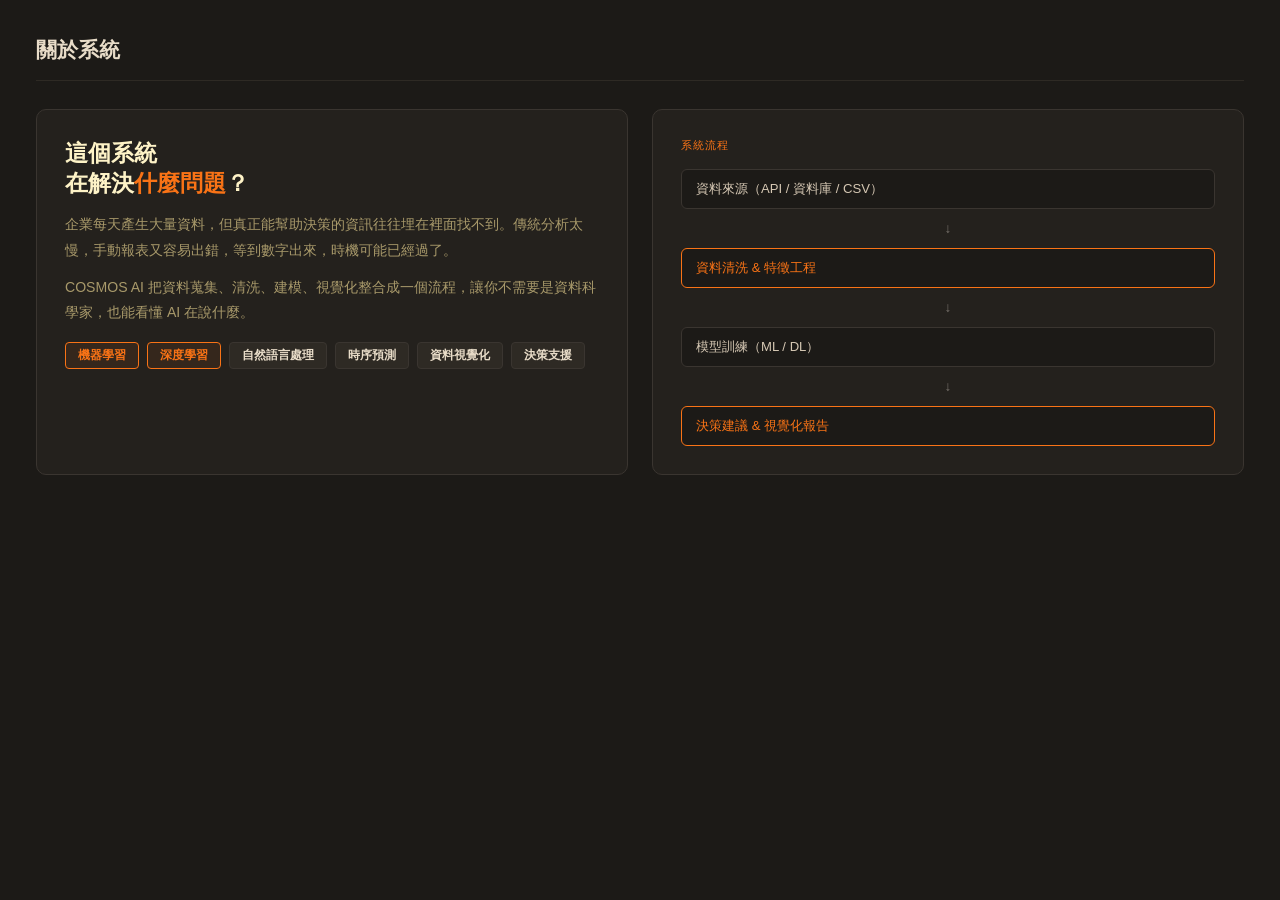
<file: 514230216/section3-about.html>
<!doctype html>
<html lang="zh-TW">
  <head>
    <meta charset="UTF-8" />
    <meta name="viewport" content="width=device-width, initial-scale=1.0" />
    <title>Section 3 — 關於系統</title>
    <style>
      * {
        box-sizing: border-box;
        margin: 0;
        padding: 0;
      }
      body {
        font-family: "Segoe UI", sans-serif;
        background: #1c1a17;
        color: #e8dcc8;
        min-height: 100vh;
        padding: 36px;
      }

      .top {
        display: flex;
        justify-content: space-between;
        align-items: flex-start;
        margin-bottom: 28px;
        padding-bottom: 16px;
        border-bottom: 1px solid #2e2a24;
      }
      .top h1 {
        font-size: 1.3rem;
        font-weight: 700;
      }
      .layout {
        display: grid;
        grid-template-columns: 1fr 1fr;
        gap: 24px;
        margin-bottom: 24px;
      }

      .left {
        background: #24211d;
        border: 1px solid #3a3530;
        border-radius: 10px;
        padding: 28px;
      }
      .left h2 {
        font-size: 1.45rem;
        font-weight: 800;
        line-height: 1.3;
        color: #fef3c7;
        margin-bottom: 14px;
      }
      .left h2 span {
        color: #f97316;
      }
      .left p {
        font-size: 0.88rem;
        color: #a8996a;
        line-height: 1.8;
        margin-bottom: 12px;
      }
      .chips {
        display: flex;
        flex-wrap: wrap;
        gap: 8px;
        margin-top: 16px;
      }
      .chip {
        padding: 4px 12px;
        border-radius: 4px;
        font-size: 0.75rem;
        font-weight: 600;
        background: #2e2a24;
        border: 1px solid #3a3530;
        color: #e8dcc8;
      }
      .chip.hot {
        border-color: #f97316;
        color: #f97316;
        background: rgba(249, 115, 22, 0.08);
      }

      .right {
        background: #24211d;
        border: 1px solid #3a3530;
        border-radius: 10px;
        padding: 28px;
        display: flex;
        flex-direction: column;
        gap: 12px;
      }
      .right-label {
        font-size: 0.7rem;
        text-transform: uppercase;
        letter-spacing: 0.1em;
        color: #f97316;
        margin-bottom: 4px;
      }
      .flow-item {
        background: #1c1a17;
        border: 1px solid #3a3530;
        border-radius: 6px;
        padding: 10px 14px;
        font-size: 0.82rem;
        color: #d6c8b4;
      }
      .flow-item.accent {
        border-color: #f97316;
        color: #f97316;
      }
      .arrow {
        text-align: center;
        color: #78716c;
        font-size: 0.85rem;
      }

    </style>
  </head>
  <body>
    <div class="top">
      <h1>關於系統</h1>
    </div>

    <div class="layout">
      <div class="left">
        <h2>這個系統<br />在解決<span>什麼問題</span>？</h2>
        <p>
          企業每天產生大量資料，但真正能幫助決策的資訊往往埋在裡面找不到。傳統分析太慢，手動報表又容易出錯，等到數字出來，時機可能已經過了。
        </p>
        <p>
          COSMOS AI
          把資料蒐集、清洗、建模、視覺化整合成一個流程，讓你不需要是資料科學家，也能看懂
          AI 在說什麼。
        </p>
        <div class="chips">
          <span class="chip hot">機器學習</span>
          <span class="chip hot">深度學習</span>
          <span class="chip">自然語言處理</span>
          <span class="chip">時序預測</span>
          <span class="chip">資料視覺化</span>
          <span class="chip">決策支援</span>
        </div>
      </div>
      <div class="right">
        <div class="right-label">系統流程</div>
        <div class="flow-item">資料來源（API / 資料庫 / CSV）</div>
        <div class="arrow">↓</div>
        <div class="flow-item accent">資料清洗 &amp; 特徵工程</div>
        <div class="arrow">↓</div>
        <div class="flow-item">模型訓練（ML / DL）</div>
        <div class="arrow">↓</div>
        <div class="flow-item accent">決策建議 &amp; 視覺化報告</div>
      </div>
    </div>
  </body>
</html>
</file>
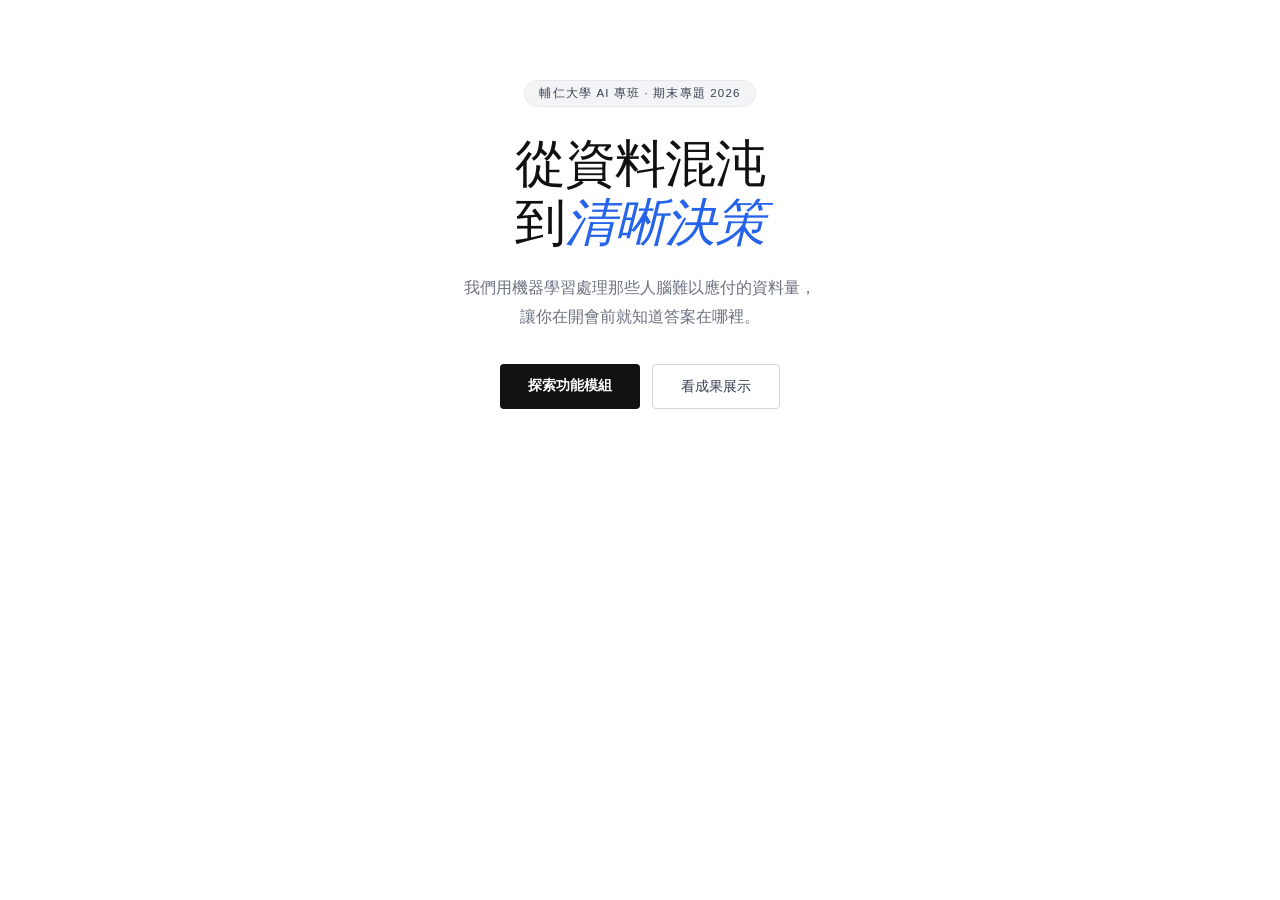
<file: 514230280/section2-hero.html>
<!doctype html>
<html lang="zh-TW">
  <head>
    <meta charset="UTF-8" />
    <meta name="viewport" content="width=device-width, initial-scale=1.0" />
    <title>Section 2 — Hero</title>
    <style>
      * {
        box-sizing: border-box;
        margin: 0;
        padding: 0;
      }
      body {
        font-family: Georgia, serif;
        background: #fff;
        color: #111;
        min-height: 100vh;
      }

      .hero {
        padding: 80px 48px 60px;
        max-width: 700px;
        margin: 0 auto;
        text-align: center;
      }
      .badge {
        display: inline-block;
        background: #f3f4f6;
        color: #374151;
        font-family: "Segoe UI", sans-serif;
        font-size: 0.72rem;
        letter-spacing: 0.1em;
        text-transform: uppercase;
        padding: 5px 14px;
        border-radius: 999px;
        margin-bottom: 28px;
        border: 1px solid #e5e7eb;
      }
      .hero h1 {
        font-size: 3.2rem;
        font-weight: 400;
        line-height: 1.15;
        letter-spacing: -0.02em;
        margin-bottom: 20px;
      }
      .hero h1 em {
        font-style: italic;
        color: #2563eb;
      }
      .hero p {
        font-size: 1rem;
        color: #6b7280;
        line-height: 1.85;
        font-family: "Segoe UI", sans-serif;
        margin-bottom: 32px;
      }
      .btns {
        display: flex;
        gap: 12px;
        justify-content: center;
      }
      .btn-a {
        background: #111;
        color: #fff;
        padding: 12px 28px;
        border-radius: 4px;
        font-family: "Segoe UI", sans-serif;
        font-size: 0.88rem;
        font-weight: 600;
      }
      .btn-b {
        background: transparent;
        color: #374151;
        padding: 12px 28px;
        border-radius: 4px;
        font-family: "Segoe UI", sans-serif;
        font-size: 0.88rem;
        border: 1px solid #d1d5db;
      }

    </style>
  </head>
  <body>
    <div class="hero">
      <div class="badge">輔仁大學 AI 專班 · 期末專題 2026</div>
      <h1>從資料混沌<br />到<em>清晰決策</em></h1>
      <p>
        我們用機器學習處理那些人腦難以應付的資料量，<br />讓你在開會前就知道答案在哪裡。
      </p>
      <div class="btns">
        <div class="btn-a">探索功能模組</div>
        <div class="btn-b">看成果展示</div>
      </div>
    </div>
  </body>
</html>
</file>
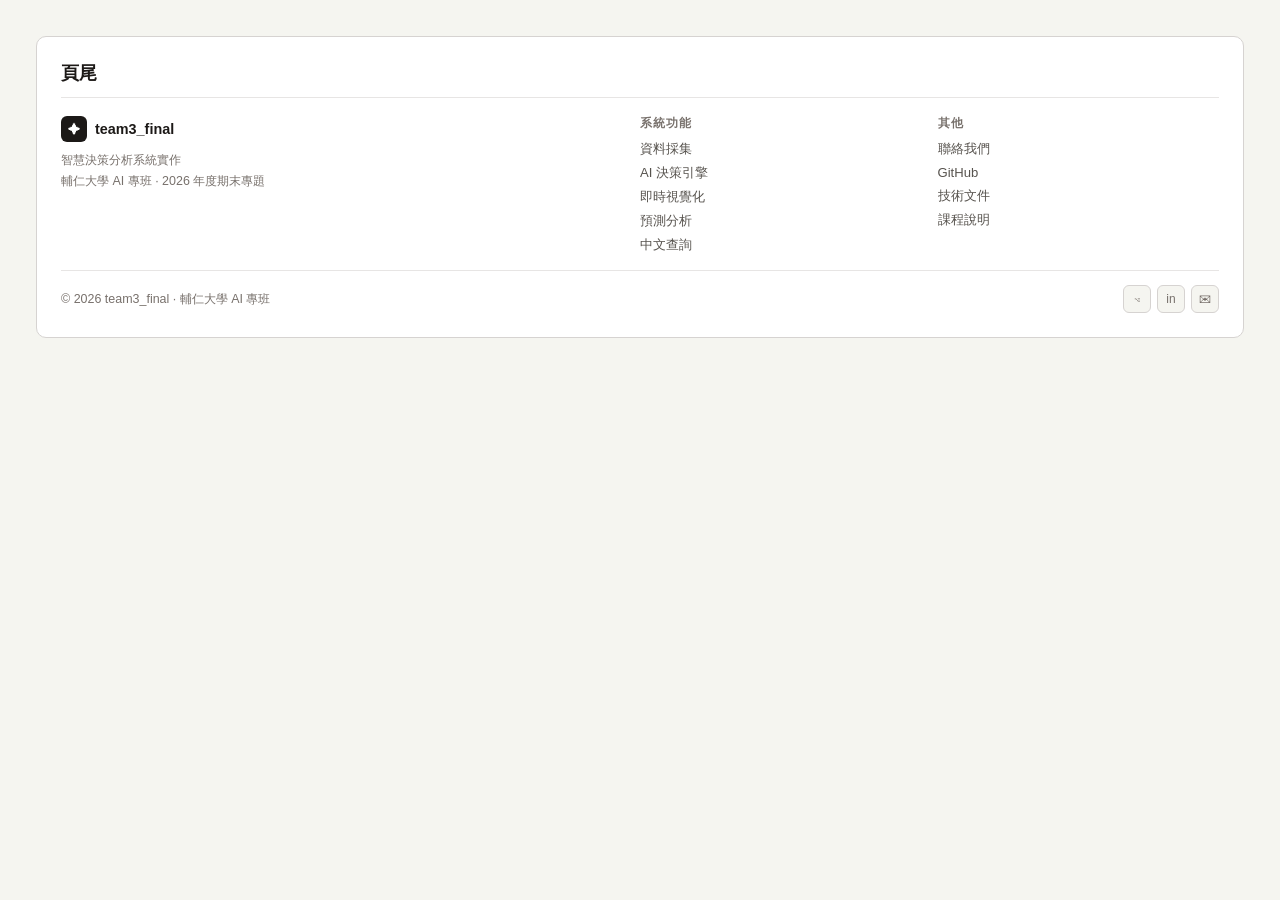
<file: 514230292/footer.html>
<!doctype html>
<html lang="zh-TW">
  <head>
    <meta charset="UTF-8" />
    <meta name="viewport" content="width=device-width, initial-scale=1.0" />
    <title>Footer — 頁尾</title>
    <style>
      * {
        box-sizing: border-box;
        margin: 0;
        padding: 0;
      }
      body {
        font-family: "Segoe UI", sans-serif;
        background: #f5f5f0;
        color: #1c1917;
        min-height: 100vh;
        padding: 36px;
      }

      .footer-box {
        background: #fff;
        border: 1px solid #d6d3d1;
        border-radius: 10px;
        padding: 24px;
      }
      .footer-box h2 {
        font-size: 1.1rem;
        font-weight: 800;
        margin-bottom: 18px;
        padding-bottom: 12px;
        border-bottom: 1px solid #e7e5e4;
      }
      .ft-grid {
        display: grid;
        grid-template-columns: 2fr 1fr 1fr;
        gap: 16px;
        margin-bottom: 16px;
      }
      .ft-brand .logo {
        display: flex;
        align-items: center;
        gap: 8px;
        margin-bottom: 8px;
      }
      .ft-brand .mark {
        width: 26px;
        height: 26px;
        background: #1c1917;
        border-radius: 6px;
        display: flex;
        align-items: center;
        justify-content: center;
        font-size: 0.8rem;
        color: #fff;
      }
      .ft-brand .name {
        font-size: 0.9rem;
        font-weight: 800;
      }
      .ft-brand p {
        font-size: 0.78rem;
        color: #78716c;
        line-height: 1.7;
      }
      .ft-col h4 {
        font-size: 0.72rem;
        font-weight: 700;
        letter-spacing: 0.1em;
        text-transform: uppercase;
        color: #78716c;
        margin-bottom: 8px;
      }
      .ft-col ul {
        list-style: none;
        display: flex;
        flex-direction: column;
        gap: 5px;
      }
      .ft-col a {
        font-size: 0.82rem;
        color: #57534e;
        text-decoration: none;
      }
      .ft-bottom {
        display: flex;
        justify-content: space-between;
        align-items: center;
        padding-top: 14px;
        border-top: 1px solid #e7e5e4;
      }
      .ft-bottom span {
        font-size: 0.78rem;
        color: #78716c;
      }
      .ft-socials {
        display: flex;
        gap: 6px;
      }
      .ft-social {
        width: 28px;
        height: 28px;
        border-radius: 6px;
        background: #f5f5f0;
        border: 1px solid #d6d3d1;
        display: flex;
        align-items: center;
        justify-content: center;
        font-size: 0.75rem;
        color: #78716c;
        text-decoration: none;
      }
    </style>
  </head>
  <body>
    <div class="footer-box">
      <h2>頁尾</h2>
      <div class="ft-grid">
        <div class="ft-brand">
          <div class="logo">
            <div class="mark">✦</div>
            <span class="name">team3_final</span>
          </div>
          <p>
            智慧決策分析系統實作<br />輔仁大學 AI 專班 · 2026 年度期末專題
          </p>
        </div>
        <div class="ft-col">
          <h4>系統功能</h4>
          <ul>
            <li><a href="#">資料採集</a></li>
            <li><a href="#">AI 決策引擎</a></li>
            <li><a href="#">即時視覺化</a></li>
            <li><a href="#">預測分析</a></li>
            <li><a href="#">中文查詢</a></li>
          </ul>
        </div>
        <div class="ft-col">
          <h4>其他</h4>
          <ul>
            <li><a href="#">聯絡我們</a></li>
            <li><a href="#">GitHub</a></li>
            <li><a href="#">技術文件</a></li>
            <li><a href="#">課程說明</a></li>
          </ul>
        </div>
      </div>
      <div class="ft-bottom">
        <span>© 2026 team3_final · 輔仁大學 AI 專班</span>
        <div class="ft-socials">
          <a class="ft-social" href="#">⌥</a>
          <a class="ft-social" href="#">in</a>
          <a class="ft-social" href="#">✉</a>
        </div>
      </div>
    </div>
  </body>
</html>
</file>
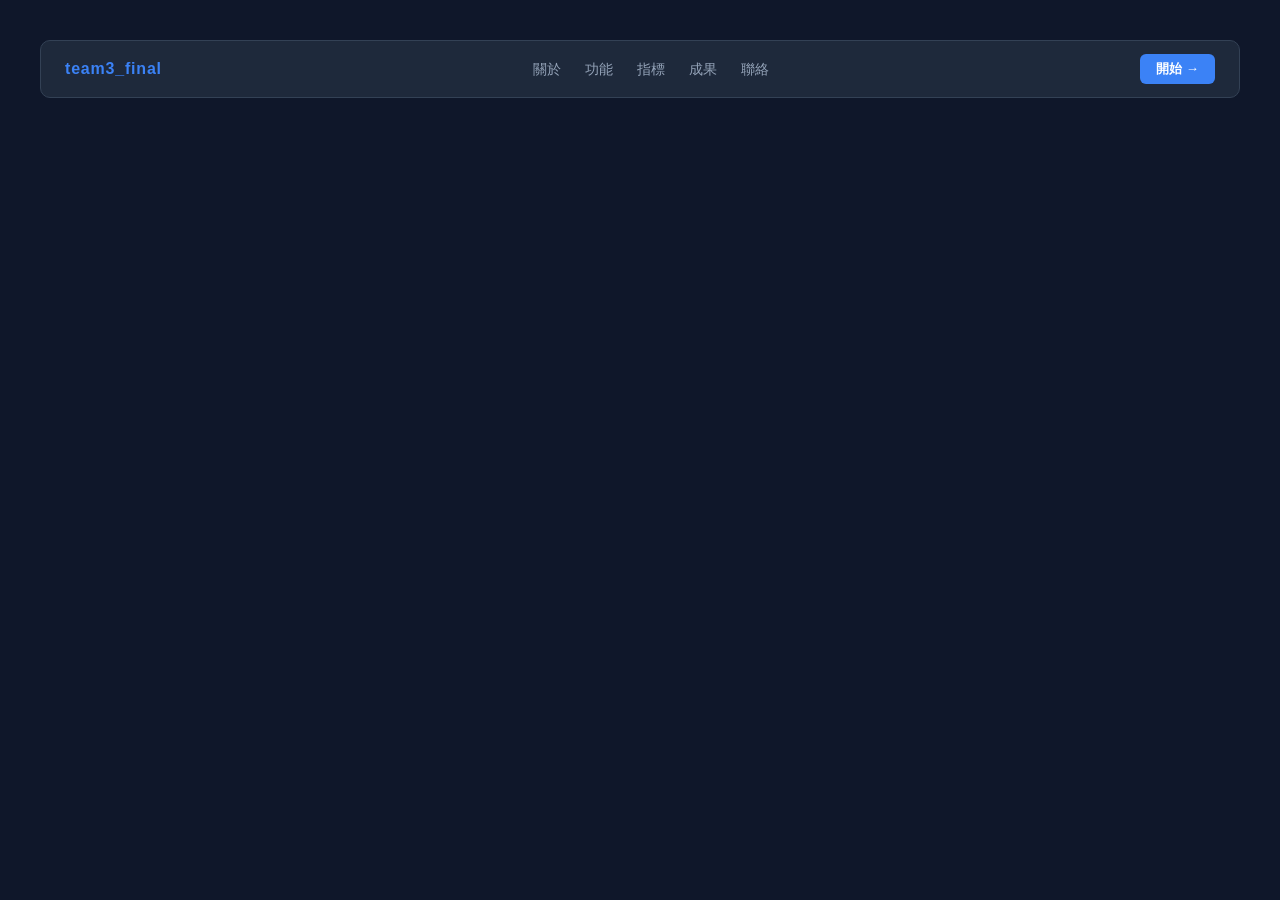
<file: 514230292/section1-nav.html>
<!doctype html>
<html lang="zh-TW">
  <head>
    <meta charset="UTF-8" />
    <meta name="viewport" content="width=device-width, initial-scale=1.0" />
    <title>Section 1 — 導航列</title>
    <style>
      * { box-sizing: border-box; margin: 0; padding: 0; }
      body {
        font-family: "Segoe UI", sans-serif;
        background: #0f172a;
        color: #e2e8f0;
        min-height: 100vh;
        padding: 40px;
      }
      .nav-box {
        background: #1e293b;
        border: 1px solid #334155;
        border-radius: 10px;
        overflow: hidden;
      }
      .nav-bar {
        height: 56px;
        display: flex;
        align-items: center;
        justify-content: space-between;
        padding: 0 24px;
      }
      .brand {
        font-size: 1rem;
        font-weight: 800;
        color: #3b82f6;
        letter-spacing: 0.05em;
      }
      .links {
        display: flex;
        gap: 24px;
        list-style: none;
      }
      .links li a {
        text-decoration: none;
        color: #94a3b8;
        font-size: 0.85rem;
      }
      .cta {
        background: #3b82f6;
        color: #fff;
        padding: 6px 16px;
        border-radius: 6px;
        font-size: 0.82rem;
        font-weight: 600;
      }
    </style>
  </head>
  <body>
    <div class="nav-box">
      <div class="nav-bar">
        <div class="brand">team3_final</div>
        <ul class="links">
          <li><a href="#">關於</a></li>
          <li><a href="#">功能</a></li>
          <li><a href="#">指標</a></li>
          <li><a href="#">成果</a></li>
          <li><a href="#">聯絡</a></li>
        </ul>
        <div class="cta">開始 →</div>
      </div>
    </div>
  </body>
</html>
</file>
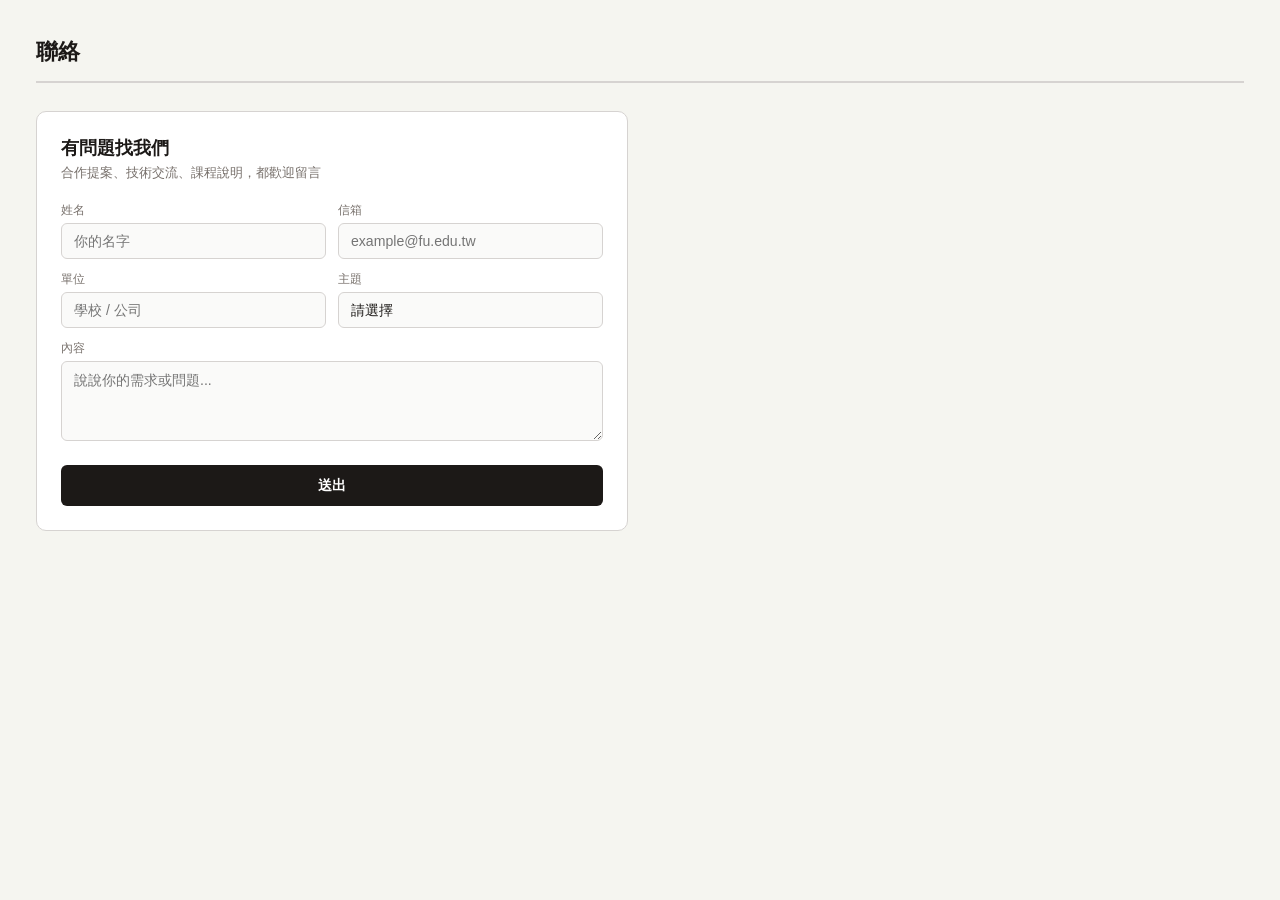
<file: 5214230278/section7-contact.html>
<!doctype html>
<html lang="zh-TW">
  <head>
    <meta charset="UTF-8" />
    <meta name="viewport" content="width=device-width, initial-scale=1.0" />
    <title>Section 7 — 聯絡 / 頁尾</title>
    <style>
      * {
        box-sizing: border-box;
        margin: 0;
        padding: 0;
      }
      body {
        font-family: "Segoe UI", sans-serif;
        background: #f5f5f0;
        color: #1c1917;
        min-height: 100vh;
        padding: 36px;
      }

      .top {
        display: flex;
        justify-content: space-between;
        align-items: baseline;
        margin-bottom: 28px;
        padding-bottom: 14px;
        border-bottom: 2px solid #d6d3d1;
      }
      .top h1 {
        font-size: 1.4rem;
        font-weight: 800;
      }
      .two-col {
        display: grid;
        grid-template-columns: 1fr 1fr;
        gap: 24px;
        margin-bottom: 24px;
      }

      .contact-box {
        background: #fff;
        border: 1px solid #d6d3d1;
        border-radius: 10px;
        padding: 24px;
      }
      .contact-box h2 {
        font-size: 1.1rem;
        font-weight: 800;
        margin-bottom: 4px;
      }
      .contact-box .sub {
        font-size: 0.82rem;
        color: #78716c;
        margin-bottom: 20px;
      }
      .form-row {
        display: grid;
        grid-template-columns: 1fr 1fr;
        gap: 12px;
        margin-bottom: 12px;
      }
      .f-g {
        display: flex;
        flex-direction: column;
        gap: 4px;
      }
      .f-g.full {
        grid-column: span 2;
      }
      .f-g label {
        font-size: 0.78rem;
        color: #78716c;
      }
      .f-g input,
      .f-g textarea,
      .f-g select {
        background: #fafaf9;
        border: 1px solid #d6d3d1;
        border-radius: 6px;
        padding: 9px 12px;
        color: #1c1917;
        font-family: inherit;
        font-size: 0.88rem;
        outline: none;
        -webkit-appearance: none;
      }
      .f-g input:focus,
      .f-g textarea:focus,
      .f-g select:focus {
        border-color: #44403c;
      }
      .f-g textarea {
        min-height: 80px;
        resize: vertical;
      }
      .f-g select option {
        background: #fff;
      }
      .submit-btn {
        width: 100%;
        margin-top: 12px;
        padding: 11px;
        border-radius: 6px;
        background: #1c1917;
        color: #fff;
        font-weight: 700;
        font-size: 0.9rem;
        border: none;
        cursor: pointer;
        letter-spacing: 0.03em;
      }
    </style>
  </head>
  <body>
    <div class="top">
      <h1>聯絡</h1>
    </div>

    <div class="two-col">
      <div class="contact-box">
        <h2>有問題找我們</h2>
        <p class="sub">合作提案、技術交流、課程說明，都歡迎留言</p>
        <div class="form-row">
          <div class="f-g">
            <label>姓名</label><input type="text" placeholder="你的名字" />
          </div>
          <div class="f-g">
            <label>信箱</label
            ><input type="email" placeholder="example@fu.edu.tw" />
          </div>
          <div class="f-g">
            <label>單位</label><input type="text" placeholder="學校 / 公司" />
          </div>
          <div class="f-g">
            <label>主題</label>
            <select>
              <option value="">請選擇</option>
              <option>功能詢問</option>
              <option>合作提案</option>
              <option>技術交流</option>
              <option>課程相關</option>
              <option>其他</option>
            </select>
          </div>
          <div class="f-g full">
            <label>內容</label
            ><textarea placeholder="說說你的需求或問題..."></textarea>
          </div>
        </div>
        <button class="submit-btn" type="button">送出</button>
      </div>
    </div>
  </body>
</html>
</file>
<file: style.css>
:root {
  --bg:         #080c14;
  --surface:    rgba(255,255,255,0.04);
  --border:     rgba(255,255,255,0.1);
  --cyan:       #00e5ff;
  --purple:     #9b59f5;
  --pink:       #f06292;
  --gold:       #f5c842;
  --text:       #dde4f0;
  --muted:      #7a8aaa;
  --radius:     14px;
  --ease:       0.35s cubic-bezier(0.25, 0.8, 0.25, 1);
}

*, *::before, *::after { box-sizing: border-box; margin: 0; padding: 0; }
html { scroll-behavior: smooth; }
body { font-family: 'Segoe UI', system-ui, -apple-system, sans-serif; background: var(--bg); color: var(--text); overflow-x: hidden; }
::-webkit-scrollbar { width: 5px; }
::-webkit-scrollbar-track { background: #05080f; }
::-webkit-scrollbar-thumb { background: var(--purple); border-radius: 3px; }

a { color: inherit; }
section { padding: 96px 6%; }
.wrap { max-width: 1160px; margin: 0 auto; }

.g-text {
  background: linear-gradient(120deg, var(--cyan), var(--purple));
  -webkit-background-clip: text;
  -webkit-text-fill-color: transparent;
  background-clip: text;
}

.sec-heading {
  font-size: clamp(1.8rem, 4.5vw, 3rem);
  font-weight: 800;
  letter-spacing: -0.025em;
  text-align: center;
  margin-bottom: 0.6rem;
}
.sec-sub {
  text-align: center;
  color: var(--muted);
  font-size: 1rem;
  margin-bottom: 3.5rem;
}

#stars-wrap {
  position: fixed;
  inset: 0;
  z-index: 0;
  pointer-events: none;
}
.star-layer {
  position: absolute;
  inset: 0;
  animation: drift linear infinite;
}
.star-layer:nth-child(1) {
  background-image:
    radial-gradient(1px 1px at 12%  9%,  rgba(255,255,255,0.7) 0%, transparent 100%),
    radial-gradient(1px 1px at 32% 26%,  rgba(255,255,255,0.5) 0%, transparent 100%),
    radial-gradient(1px 1px at 56% 16%,  rgba(255,255,255,0.6) 0%, transparent 100%),
    radial-gradient(1px 1px at 74% 42%,  rgba(255,255,255,0.5) 0%, transparent 100%),
    radial-gradient(1px 1px at 88%  6%,  rgba(255,255,255,0.6) 0%, transparent 100%),
    radial-gradient(1px 1px at 22% 68%,  rgba(255,255,255,0.4) 0%, transparent 100%),
    radial-gradient(1px 1px at 46% 83%,  rgba(255,255,255,0.5) 0%, transparent 100%),
    radial-gradient(1px 1px at 64% 58%,  rgba(255,255,255,0.4) 0%, transparent 100%),
    radial-gradient(1px 1px at 83% 78%,  rgba(255,255,255,0.5) 0%, transparent 100%),
    radial-gradient(1px 1px at  6% 48%,  rgba(255,255,255,0.4) 0%, transparent 100%),
    radial-gradient(1px 1px at 40% 35%,  rgba(255,255,255,0.5) 0%, transparent 100%),
    radial-gradient(1px 1px at 91% 60%,  rgba(255,255,255,0.4) 0%, transparent 100%);
  animation-duration: 65s;
}
.star-layer:nth-child(2) {
  background-image:
    radial-gradient(1.5px 1.5px at 18% 33%, rgba(0,229,255,0.6)  0%, transparent 100%),
    radial-gradient(1.5px 1.5px at 52%  7%, rgba(155,89,245,0.5) 0%, transparent 100%),
    radial-gradient(1.5px 1.5px at 79% 22%, rgba(240,98,146,0.5) 0%, transparent 100%),
    radial-gradient(1.5px 1.5px at 28% 88%, rgba(0,229,255,0.5)  0%, transparent 100%),
    radial-gradient(1.5px 1.5px at 68% 73%, rgba(155,89,245,0.5) 0%, transparent 100%),
    radial-gradient(2px 2px at 44% 52%,   rgba(245,200,66,0.4)  0%, transparent 100%);
  animation-duration: 95s;
  animation-direction: reverse;
}
.star-layer:nth-child(3) {
  background-image:
    radial-gradient(2px 2px at  7% 22%, rgba(255,255,255,0.4) 0%, transparent 100%),
    radial-gradient(2px 2px at 61% 31%, rgba(255,255,255,0.3) 0%, transparent 100%),
    radial-gradient(2px 2px at 37% 64%, rgba(255,255,255,0.4) 0%, transparent 100%),
    radial-gradient(2px 2px at 80% 88%, rgba(255,255,255,0.3) 0%, transparent 100%),
    radial-gradient(2.5px 2.5px at 93% 14%, rgba(0,229,255,0.7)    0%, transparent 100%),
    radial-gradient(2.5px 2.5px at 19% 53%, rgba(155,89,245,0.7)   0%, transparent 100%);
  animation-duration: 130s;
  opacity: 0.6;
}
@keyframes drift { from { transform: translateY(0); } to { transform: translateY(-100vh); } }

.nebula {
  position: fixed;
  border-radius: 50%;
  filter: blur(90px);
  pointer-events: none;
  z-index: 0;
  animation: nebula-breathe 9s ease-in-out infinite alternate;
}
.nebula-a { width: 550px; height: 550px; top: -180px; left: -120px; background: radial-gradient(circle, rgba(155,89,245,0.13), transparent 70%); }
.nebula-b { width: 480px; height: 480px; top: 38%; right: -90px;  background: radial-gradient(circle, rgba(0,229,255,0.10), transparent 70%); animation-delay: -4.5s; }
.nebula-c { width: 380px; height: 380px; bottom: 8%; left: 32%;   background: radial-gradient(circle, rgba(240,98,146,0.08), transparent 70%); animation-delay: -2s; }
@keyframes nebula-breathe { from { transform: scale(1); } to { transform: scale(1.25) rotate(12deg); } }

#nav {
  position: fixed;
  top: 0; left: 0; right: 0;
  z-index: 900;
  height: 62px;
  padding: 0 6%;
  display: flex;
  align-items: center;
  justify-content: space-between;
  background: rgba(8,12,20,0.55);
  backdrop-filter: blur(18px);
  -webkit-backdrop-filter: blur(18px);
  border-bottom: 1px solid var(--border);
  transition: background var(--ease);
}
#nav.scrolled { background: rgba(8,12,20,0.88); }

.logo {
  display: flex;
  align-items: center;
  gap: 10px;
  text-decoration: none;
}
.logo-mark {
  width: 36px; height: 36px;
  border-radius: 9px;
  background: linear-gradient(135deg, var(--purple), var(--cyan));
  display: flex; align-items: center; justify-content: center;
  font-size: 1rem;
  animation: logo-spin 10s linear infinite;
}
@keyframes logo-spin { to { transform: rotate(360deg); } }
.logo-name {
  font-size: 1.1rem;
  font-weight: 800;
  letter-spacing: 0.04em;
  background: linear-gradient(90deg, var(--cyan), var(--purple));
  -webkit-background-clip: text;
  -webkit-text-fill-color: transparent;
  background-clip: text;
}

.nav-links {
  display: flex;
  list-style: none;
  gap: 2rem;
}
.nav-links a {
  text-decoration: none;
  color: var(--muted);
  font-size: 0.88rem;
  font-weight: 500;
  transition: color 0.25s;
  position: relative;
}
.nav-links a::after {
  content: '';
  position: absolute;
  bottom: -4px; left: 0;
  width: 0; height: 1.5px;
  background: var(--cyan);
  transition: width 0.25s;
}
.nav-links a:hover { color: var(--text); }
.nav-links a:hover::after { width: 100%; }

.nav-btn {
  padding: 7px 20px;
  border-radius: 999px;
  background: linear-gradient(135deg, var(--purple), var(--cyan));
  color: #fff;
  text-decoration: none;
  font-size: 0.83rem;
  font-weight: 700;
  transition: opacity 0.2s, transform 0.2s;
}
.nav-btn:hover { opacity: 0.85; transform: translateY(-1px); }

#hero {
  position: relative;
  z-index: 1;
  min-height: 100vh;
  display: flex;
  align-items: center;
  justify-content: center;
  text-align: center;
  padding: 120px 6% 80px;
}
.hero-inner { position: relative; z-index: 2; max-width: 780px; margin: 0 auto; }

.hero-eyebrow {
  display: inline-flex;
  align-items: center;
  gap: 8px;
  border: 1px solid rgba(0,229,255,0.3);
  border-radius: 999px;
  padding: 6px 18px;
  font-size: 0.78rem;
  letter-spacing: 0.12em;
  text-transform: uppercase;
  color: var(--cyan);
  margin-bottom: 2.2rem;
  animation: float 3.2s ease-in-out infinite;
}
.eyebrow-dot {
  width: 7px; height: 7px;
  border-radius: 50%;
  background: var(--cyan);
  animation: blink 1.4s ease-in-out infinite;
}
@keyframes blink { 0%,100% { opacity:1; } 50% { opacity:0.15; } }
@keyframes float { 0%,100% { transform:translateY(0); } 50% { transform:translateY(-7px); } }

.hero-h1 {
  font-size: clamp(2.6rem, 7.5vw, 5.5rem);
  font-weight: 900;
  line-height: 1.08;
  letter-spacing: -0.03em;
  margin-bottom: 1.6rem;
}
.hero-h1 em {
  font-style: normal;
  background: linear-gradient(130deg, var(--cyan) 10%, var(--purple) 55%, var(--pink) 100%);
  -webkit-background-clip: text;
  -webkit-text-fill-color: transparent;
  background-clip: text;
}

.hero-p {
  font-size: clamp(0.95rem, 2vw, 1.15rem);
  color: var(--muted);
  line-height: 1.85;
  margin-bottom: 2.8rem;
}

.hero-actions {
  display: flex;
  gap: 1rem;
  justify-content: center;
  flex-wrap: wrap;
}
.btn-fill {
  padding: 13px 34px;
  border-radius: 999px;
  background: linear-gradient(135deg, var(--purple), var(--cyan));
  color: #fff;
  text-decoration: none;
  font-weight: 700;
  font-size: 0.95rem;
  box-shadow: 0 4px 28px rgba(155,89,245,0.45);
  transition: transform 0.25s, box-shadow 0.25s;
}
.btn-fill:hover { transform: translateY(-3px); box-shadow: 0 8px 36px rgba(155,89,245,0.65); }
.btn-ghost {
  padding: 13px 34px;
  border-radius: 999px;
  border: 1px solid var(--border);
  color: var(--text);
  text-decoration: none;
  font-weight: 600;
  font-size: 0.95rem;
  background: var(--surface);
  backdrop-filter: blur(8px);
  transition: border-color 0.25s, transform 0.25s, color 0.25s;
}
.btn-ghost:hover { border-color: var(--cyan); color: var(--cyan); transform: translateY(-3px); }

.orbit-wrap {
  position: absolute;
  width: 680px; height: 680px;
  top: 50%; left: 50%;
  transform: translate(-50%,-50%);
  pointer-events: none;
  z-index: 1;
}
.orbit {
  position: absolute;
  inset: 0;
  border-radius: 50%;
  border: 1px solid rgba(255,255,255,0.07);
  animation: spin linear infinite;
}
.orbit::before {
  content: '';
  position: absolute;
  width: 9px; height: 9px;
  border-radius: 50%;
  top: 50%; right: -4.5px;
  transform: translateY(-50%);
}
.orbit:nth-child(1) { inset: 90px;  animation-duration: 11s; }
.orbit:nth-child(1)::before { background: var(--cyan);   box-shadow: 0 0 10px var(--cyan); }
.orbit:nth-child(2) { inset: 175px; animation-duration: 19s; animation-direction: reverse; }
.orbit:nth-child(2)::before { background: var(--purple); box-shadow: 0 0 10px var(--purple); }
.orbit:nth-child(3) { inset: 255px; animation-duration: 28s; }
.orbit:nth-child(3)::before { background: var(--pink);   box-shadow: 0 0 10px var(--pink); }
@keyframes spin { to { transform: rotate(360deg); } }

.core-planet {
  position: absolute;
  top: 50%; left: 50%;
  transform: translate(-50%,-50%);
  width: 110px; height: 110px;
  border-radius: 50%;
  background: radial-gradient(circle at 33% 33%, rgba(155,89,245,0.9), rgba(0,229,255,0.3) 55%, rgba(8,12,20,0.8));
  box-shadow: 0 0 55px rgba(155,89,245,0.4), inset -18px -18px 36px rgba(0,0,0,0.5);
  animation: planet-glow 6s ease-in-out infinite;
}
@keyframes planet-glow {
  0%,100% { box-shadow: 0 0 55px rgba(155,89,245,0.4), inset -18px -18px 36px rgba(0,0,0,0.5); }
  50%      { box-shadow: 0 0 90px rgba(155,89,245,0.65), inset -18px -18px 36px rgba(0,0,0,0.5); }
}

.scroll-hint {
  position: absolute;
  bottom: 2rem; left: 50%;
  transform: translateX(-50%);
  display: flex;
  flex-direction: column;
  align-items: center;
  gap: 6px;
  color: var(--muted);
  font-size: 0.75rem;
  letter-spacing: 0.1em;
  text-transform: uppercase;
  z-index: 2;
}
.scroll-line {
  width: 1px; height: 44px;
  background: linear-gradient(to bottom, var(--cyan), transparent);
  animation: scroll-anim 2s ease-in-out infinite;
}
@keyframes scroll-anim { 0%,100% { opacity:1; transform:scaleY(1); } 50% { opacity:0.3; transform:scaleY(0.5); } }

#about {
  position: relative;
  z-index: 1;
}
.about-layout {
  display: grid;
  grid-template-columns: 1fr 1fr;
  gap: 5rem;
  align-items: center;
}
.about-visual {
  position: relative;
  height: 400px;
  display: flex;
  align-items: center;
  justify-content: center;
}
.planet-lg {
  width: 170px; height: 170px;
  border-radius: 50%;
  background: radial-gradient(circle at 32% 32%, rgba(0,229,255,0.75), rgba(155,89,245,0.5) 52%, rgba(8,12,20,0.75));
  box-shadow: 0 0 70px rgba(0,229,255,0.2), inset -26px -26px 50px rgba(0,0,0,0.55);
  animation: float-planet 5.5s ease-in-out infinite;
}
@keyframes float-planet { 0%,100% { transform: translateY(0); } 50% { transform: translateY(-18px); } }

.ring-a, .ring-b {
  position: absolute;
  top: 50%; left: 50%;
  border-radius: 50%;
  border: 1px solid rgba(255,255,255,0.08);
}
.ring-a { width: 250px; height: 250px; margin: -125px 0 0 -125px; animation: spin-a 20s linear infinite; }
.ring-b { width: 345px; height: 345px; margin: -172px 0 0 -172px; border-color: rgba(155,89,245,0.12); animation: spin-a 30s linear infinite reverse; }
@keyframes spin-a { to { transform: rotate(360deg); } }

.ring-dot {
  position: absolute;
  border-radius: 50%;
}
.rd-1 { width:10px; height:10px; background:var(--cyan);   box-shadow:0 0 12px var(--cyan);   top:0; left:50%; transform:translate(-50%,-50%); }
.rd-2 { width: 8px; height: 8px; background:var(--purple); box-shadow:0 0 12px var(--purple); bottom:5%; right:5%; }
.rd-3 { width: 7px; height: 7px; background:var(--pink);   box-shadow:0 0 10px var(--pink);   top:50%; left:0; transform:translateY(-50%); }

.about-text h2 {
  font-size: clamp(1.7rem, 3.5vw, 2.5rem);
  font-weight: 800;
  line-height: 1.25;
  margin-bottom: 1.2rem;
}
.about-text p {
  color: var(--muted);
  line-height: 1.85;
  font-size: 0.95rem;
  margin-bottom: 1.2rem;
}
.chips { display: flex; flex-wrap: wrap; gap: 0.5rem; margin-top: 1.6rem; }
.chip {
  padding: 5px 14px;
  border-radius: 999px;
  font-size: 0.78rem;
  font-weight: 600;
  border: 1px solid;
}
.chip-c { border-color:var(--cyan);   color:var(--cyan);   background:rgba(0,229,255,0.06); }
.chip-p { border-color:var(--purple); color:var(--purple); background:rgba(155,89,245,0.06); }
.chip-k { border-color:var(--pink);   color:var(--pink);   background:rgba(240,98,146,0.06); }
.chip-g { border-color:var(--gold);   color:var(--gold);   background:rgba(245,200,66,0.06); }

#features { position: relative; z-index: 1; }

.feat-grid {
  display: grid;
  grid-template-columns: repeat(3, 1fr);
  gap: 1.2rem;
}
.feat-card {
  background: var(--surface);
  border: 1px solid var(--border);
  border-radius: var(--radius);
  padding: 1.8rem;
  backdrop-filter: blur(10px);
  transition: transform var(--ease), border-color var(--ease);
  position: relative;
  overflow: hidden;
  cursor: default;
}
.feat-card:hover { transform: translateY(-7px); }
.feat-card:nth-child(odd):hover  { border-color: rgba(155,89,245,0.4); }
.feat-card:nth-child(even):hover { border-color: rgba(0,229,255,0.4); }

.feat-n {
  position: absolute;
  top: 1.2rem; right: 1.5rem;
  font-size: 3rem;
  font-weight: 900;
  color: rgba(255,255,255,0.035);
  line-height: 1;
  letter-spacing: -0.04em;
}
.feat-icon {
  width: 48px; height: 48px;
  border-radius: 12px;
  display: flex; align-items: center; justify-content: center;
  font-size: 1.4rem;
  margin-bottom: 1rem;
  background: rgba(255,255,255,0.06);
  border: 1px solid var(--border);
}
.feat-card h3 { font-size: 1rem; font-weight: 700; margin-bottom: 0.5rem; }
.feat-card p  { color: var(--muted); font-size: 0.87rem; line-height: 1.65; }

#stats { position: relative; z-index: 1; }

.circle-grid {
  display: grid;
  grid-template-columns: repeat(4, 1fr);
  gap: 1.2rem;
  margin-bottom: 1.5rem;
}
.c-card {
  background: var(--surface);
  border: 1px solid var(--border);
  border-radius: var(--radius);
  padding: 2rem 1.5rem;
  text-align: center;
  backdrop-filter: blur(8px);
  transition: transform var(--ease);
}
.c-card:hover { transform: translateY(-5px); }

.c-ring {
  position: relative;
  width: 120px; height: 120px;
  margin: 0 auto 1.2rem;
}
.c-ring svg { width: 100%; height: 100%; transform: rotate(-90deg); }
.cr-bg   { fill: none; stroke: rgba(255,255,255,0.06); stroke-width: 7; }
.cr-fill {
  fill: none;
  stroke-width: 7;
  stroke-linecap: round;
  stroke-dasharray: 315;
  transition: stroke-dashoffset 1.6s cubic-bezier(0.4,0,0.2,1);
}
.cr-fill-1 { stroke: url(#g1); }
.cr-fill-2 { stroke: url(#g2); }
.cr-fill-3 { stroke: url(#g3); }
.cr-fill-4 { stroke: url(#g4); }

.c-label {
  position: absolute;
  inset: 0;
  display: flex; flex-direction: column;
  align-items: center; justify-content: center;
}
.c-num  { font-size: 1.65rem; font-weight: 900; line-height: 1; }
.c-unit { font-size: 0.72rem; color: var(--muted); margin-top: 2px; }
.c-title { font-size: 0.88rem; font-weight: 700; }
.c-desc  { font-size: 0.78rem; color: var(--muted); margin-top: 0.3rem; line-height: 1.55; }

.big-row {
  display: grid;
  grid-template-columns: repeat(4, 1fr);
  gap: 1px;
  background: var(--border);
  border: 1px solid var(--border);
  border-radius: var(--radius);
  overflow: hidden;
}
.big-item {
  background: var(--surface);
  backdrop-filter: blur(8px);
  padding: 2.2rem 1.5rem;
  text-align: center;
  transition: background 0.25s;
}
.big-item:hover { background: rgba(255,255,255,0.07); }
.big-num {
  font-size: 2.6rem;
  font-weight: 900;
  line-height: 1;
  background: linear-gradient(120deg, var(--cyan), var(--purple));
  -webkit-background-clip: text;
  -webkit-text-fill-color: transparent;
  background-clip: text;
}
.big-label { font-size: 0.82rem; color: var(--muted); margin-top: 0.4rem; }

#showcase { position: relative; z-index: 1; }

.show-grid {
  display: grid;
  grid-template-columns: repeat(3, 1fr);
  gap: 1.2rem;
}
.show-card {
  background: var(--surface);
  border: 1px solid var(--border);
  border-radius: var(--radius);
  overflow: hidden;
  transition: transform var(--ease), border-color var(--ease);
  cursor: pointer;
}
.show-card:hover { transform: translateY(-6px); border-color: rgba(255,255,255,0.2); }
.show-card.wide { grid-column: span 2; }

.show-thumb {
  height: 190px;
  position: relative;
  overflow: hidden;
}
.show-card.wide .show-thumb { height: 260px; }

.show-bg {
  position: absolute; inset: 0;
  transition: transform 0.55s;
}
.show-card:hover .show-bg { transform: scale(1.07); }
.sbg-1 { background: linear-gradient(135deg, #0c1628, #1c2a70, rgba(155,89,245,0.35)); }
.sbg-2 { background: linear-gradient(135deg, #0d1a28, rgba(0,229,255,0.18), #0d1a28); }
.sbg-3 { background: linear-gradient(135deg, #1a0c28, rgba(240,98,146,0.28), #0c1628); }
.sbg-4 { background: linear-gradient(135deg, #0c2618, rgba(0,229,255,0.14), rgba(155,89,245,0.18)); }
.sbg-5 { background: linear-gradient(135deg, #261808, rgba(245,200,66,0.25), #1a0c28); }

.show-thumb-dots {
  position: absolute; inset: 0;
  background-image:
    radial-gradient(1px 1px at 22% 28%, rgba(255,255,255,0.25) 0%, transparent 100%),
    radial-gradient(1px 1px at 58% 65%, rgba(255,255,255,0.18) 0%, transparent 100%),
    radial-gradient(1px 1px at 78% 18%, rgba(255,255,255,0.22) 0%, transparent 100%),
    radial-gradient(1px 1px at 38% 78%, rgba(255,255,255,0.18) 0%, transparent 100%);
}
.show-icon {
  position: absolute; inset: 0;
  display: flex; align-items: center; justify-content: center;
  font-size: 3.2rem;
  opacity: 0.55;
  transition: opacity 0.3s, transform 0.3s;
}
.show-card.wide .show-icon { font-size: 4.5rem; }
.show-card:hover .show-icon { opacity: 0.9; transform: scale(1.08); }

.show-body { padding: 1.35rem; }
.show-tag {
  display: inline-block;
  font-size: 0.7rem;
  letter-spacing: 0.1em;
  text-transform: uppercase;
  font-weight: 600;
  padding: 3px 10px;
  border-radius: 999px;
  margin-bottom: 0.6rem;
  border: 1px solid;
}
.st-ai   { color:var(--purple); border-color:rgba(155,89,245,0.35); background:rgba(155,89,245,0.08); }
.st-data { color:var(--cyan);   border-color:rgba(0,229,255,0.35);  background:rgba(0,229,255,0.07); }
.st-viz  { color:var(--pink);   border-color:rgba(240,98,146,0.35); background:rgba(240,98,146,0.07); }
.st-ml   { color:var(--gold);   border-color:rgba(245,200,66,0.35); background:rgba(245,200,66,0.07); }

.show-body h3 { font-size: 0.98rem; font-weight: 700; margin-bottom: 0.35rem; }
.show-body p  { font-size: 0.83rem; color: var(--muted); line-height: 1.6; }
.show-meta    { display: flex; gap: 0.8rem; margin-top: 0.8rem; font-size: 0.74rem; color: var(--muted); flex-wrap: wrap; }

#contact { position: relative; z-index: 1; }

.contact-inner { max-width: 700px; margin: 0 auto; text-align: center; }
.contact-form {
  background: var(--surface);
  border: 1px solid var(--border);
  border-radius: 20px;
  padding: 2.8rem;
  backdrop-filter: blur(14px);
  -webkit-backdrop-filter: blur(14px);
  margin-top: 2.8rem;
  text-align: left;
}
.form-row { display: grid; grid-template-columns: 1fr 1fr; gap: 1rem; margin-bottom: 1rem; }
.f-group { display: flex; flex-direction: column; gap: 5px; }
.f-group.span2 { grid-column: span 2; }
.f-group label { font-size: 0.82rem; color: var(--muted); font-weight: 500; }
.f-group input,
.f-group textarea,
.f-group select {
  background: rgba(255,255,255,0.035);
  border: 1px solid var(--border);
  border-radius: 9px;
  padding: 11px 14px;
  color: var(--text);
  font-family: inherit;
  font-size: 0.9rem;
  outline: none;
  transition: border-color 0.25s, box-shadow 0.25s;
  -webkit-appearance: none;
}
.f-group input:focus,
.f-group textarea:focus,
.f-group select:focus {
  border-color: var(--purple);
  box-shadow: 0 0 0 3px rgba(155,89,245,0.12);
}
.f-group textarea { resize: vertical; min-height: 110px; }
.f-group select option { background: #0c1120; }

.form-btn {
  width: 100%;
  margin-top: 1.4rem;
  padding: 13px;
  border-radius: 999px;
  background: linear-gradient(135deg, var(--purple), var(--cyan));
  color: #fff;
  font-weight: 700;
  font-size: 0.95rem;
  border: none;
  cursor: pointer;
  letter-spacing: 0.04em;
  box-shadow: 0 4px 26px rgba(155,89,245,0.38);
  transition: transform 0.25s, box-shadow 0.25s;
}
.form-btn:hover {
  transform: translateY(-2px);
  box-shadow: 0 7px 36px rgba(155,89,245,0.6);
}
.form-btn:disabled { opacity: 0.7; cursor: default; transform: none; }

footer {
  position: relative;
  z-index: 1;
  border-top: 1px solid var(--border);
  padding: 3rem 6%;
}
.footer-top {
  max-width: 1160px;
  margin: 0 auto;
  display: grid;
  grid-template-columns: 2fr 1fr 1fr 1fr;
  gap: 3rem;
  padding-bottom: 2.5rem;
  border-bottom: 1px solid var(--border);
}
.ft-brand p { color: var(--muted); font-size: 0.88rem; line-height: 1.75; margin-top: 0.9rem; }
.ft-col h4 {
  font-size: 0.78rem;
  font-weight: 700;
  letter-spacing: 0.1em;
  text-transform: uppercase;
  color: var(--muted);
  margin-bottom: 1rem;
}
.ft-col ul { list-style: none; display: flex; flex-direction: column; gap: 0.55rem; }
.ft-col a { text-decoration: none; color: var(--muted); font-size: 0.88rem; transition: color 0.22s; }
.ft-col a:hover { color: var(--text); }

.footer-bot {
  max-width: 1160px;
  margin: 2rem auto 0;
  display: flex;
  justify-content: space-between;
  align-items: center;
  color: var(--muted);
  font-size: 0.82rem;
}
.ft-socials { display: flex; gap: 0.6rem; }
.ft-social {
  width: 34px; height: 34px;
  border-radius: 8px;
  background: var(--surface);
  border: 1px solid var(--border);
  display: flex; align-items: center; justify-content: center;
  text-decoration: none;
  font-size: 0.85rem;
  color: var(--muted);
  transition: border-color 0.22s, color 0.22s, transform 0.22s;
}
.ft-social:hover { border-color: var(--cyan); color: var(--cyan); transform: translateY(-2px); }

.fade-up {
  opacity: 0;
  transform: translateY(26px);
  transition: opacity 0.55s ease, transform 0.55s ease;
}
.fade-up.visible { opacity: 1; transform: translateY(0); }

@media (max-width: 960px) {
  .about-layout { grid-template-columns: 1fr; }
  .about-visual { height: 280px; order: -1; }
  .feat-grid { grid-template-columns: repeat(2, 1fr); }
  .circle-grid { grid-template-columns: repeat(2, 1fr); }
  .big-row { grid-template-columns: repeat(2, 1fr); }
  .show-grid { grid-template-columns: 1fr 1fr; }
  .show-card.wide { grid-column: span 2; }
  .footer-top { grid-template-columns: 1fr 1fr; }
}
@media (max-width: 640px) {
  .nav-links { display: none; }
  section { padding: 72px 4%; }
  .feat-grid { grid-template-columns: 1fr; }
  .circle-grid { grid-template-columns: 1fr 1fr; }
  .show-grid { grid-template-columns: 1fr; }
  .show-card.wide { grid-column: span 1; }
  .form-row { grid-template-columns: 1fr; }
  .f-group.span2 { grid-column: span 1; }
  .footer-top { grid-template-columns: 1fr; gap: 2rem; }
  .footer-bot { flex-direction: column; gap: 1rem; text-align: center; }
  .orbit-wrap { width: 360px; height: 360px; }
}
</file>
